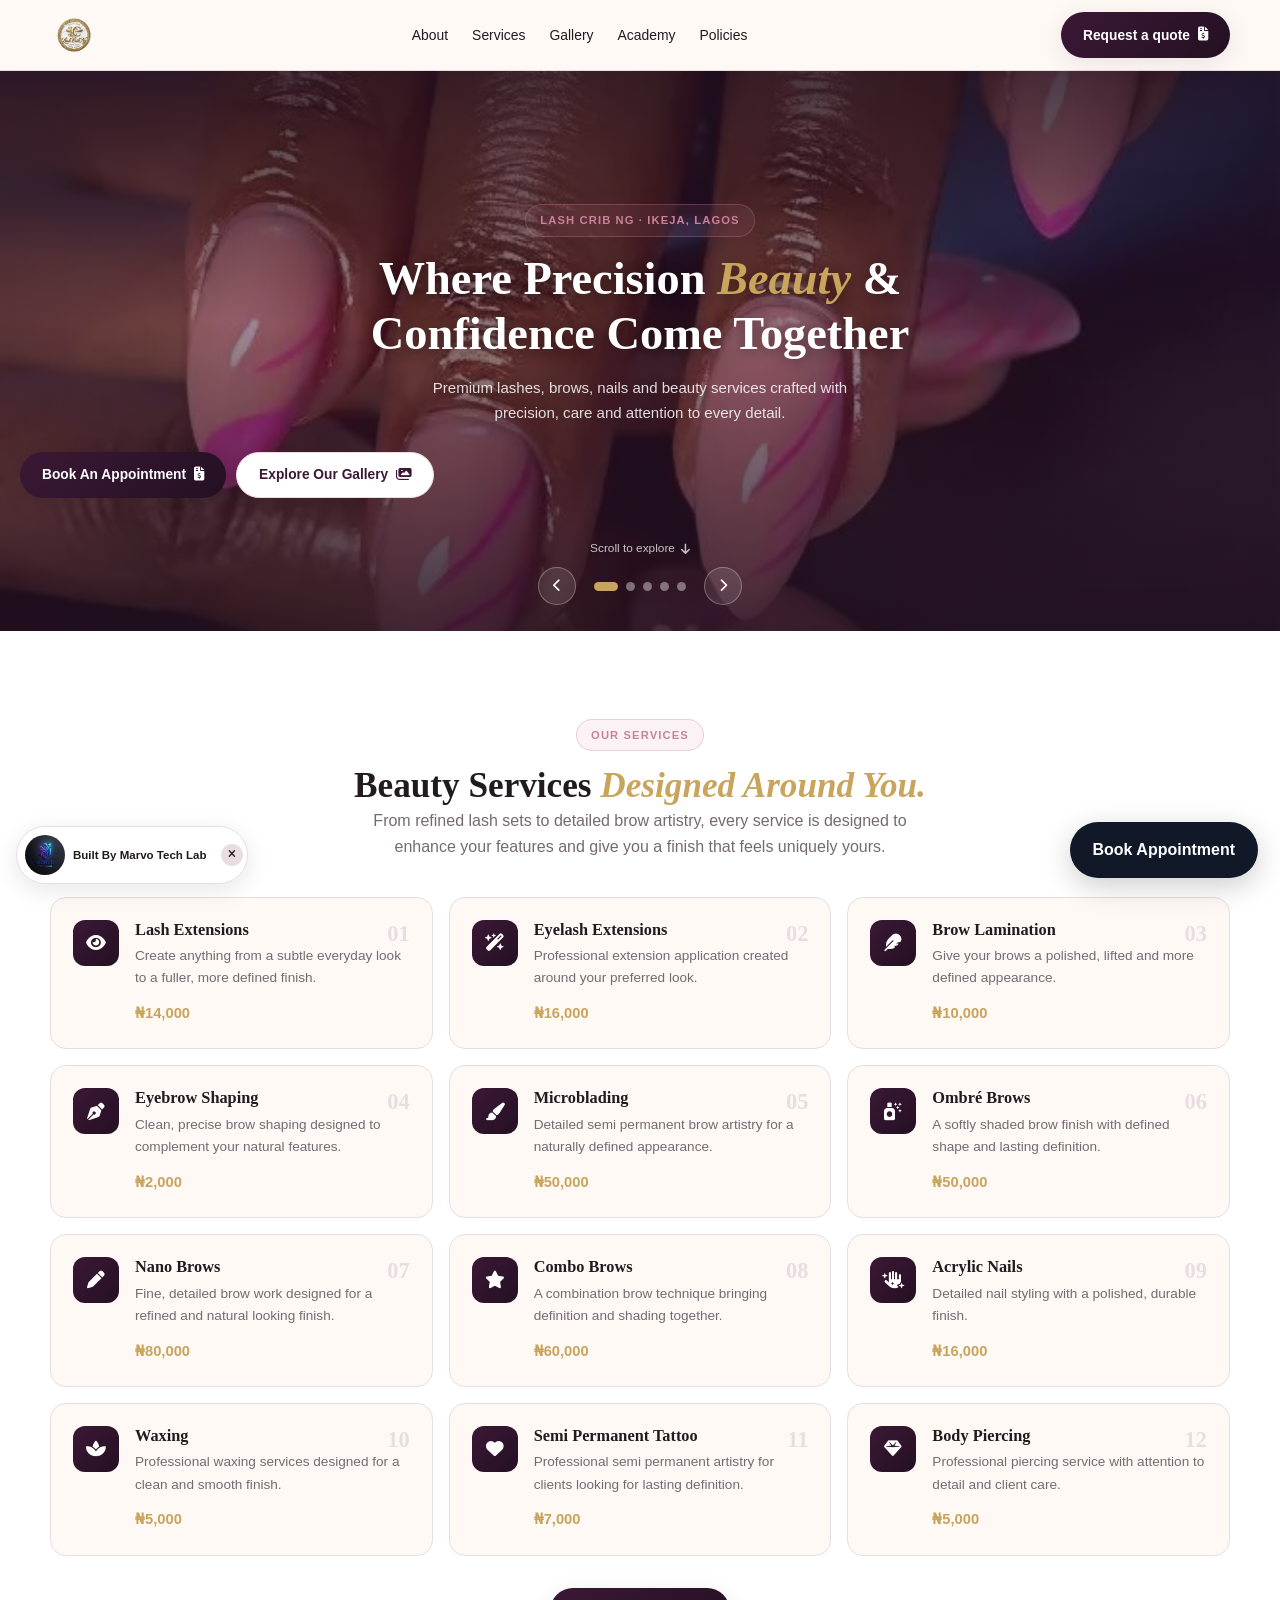
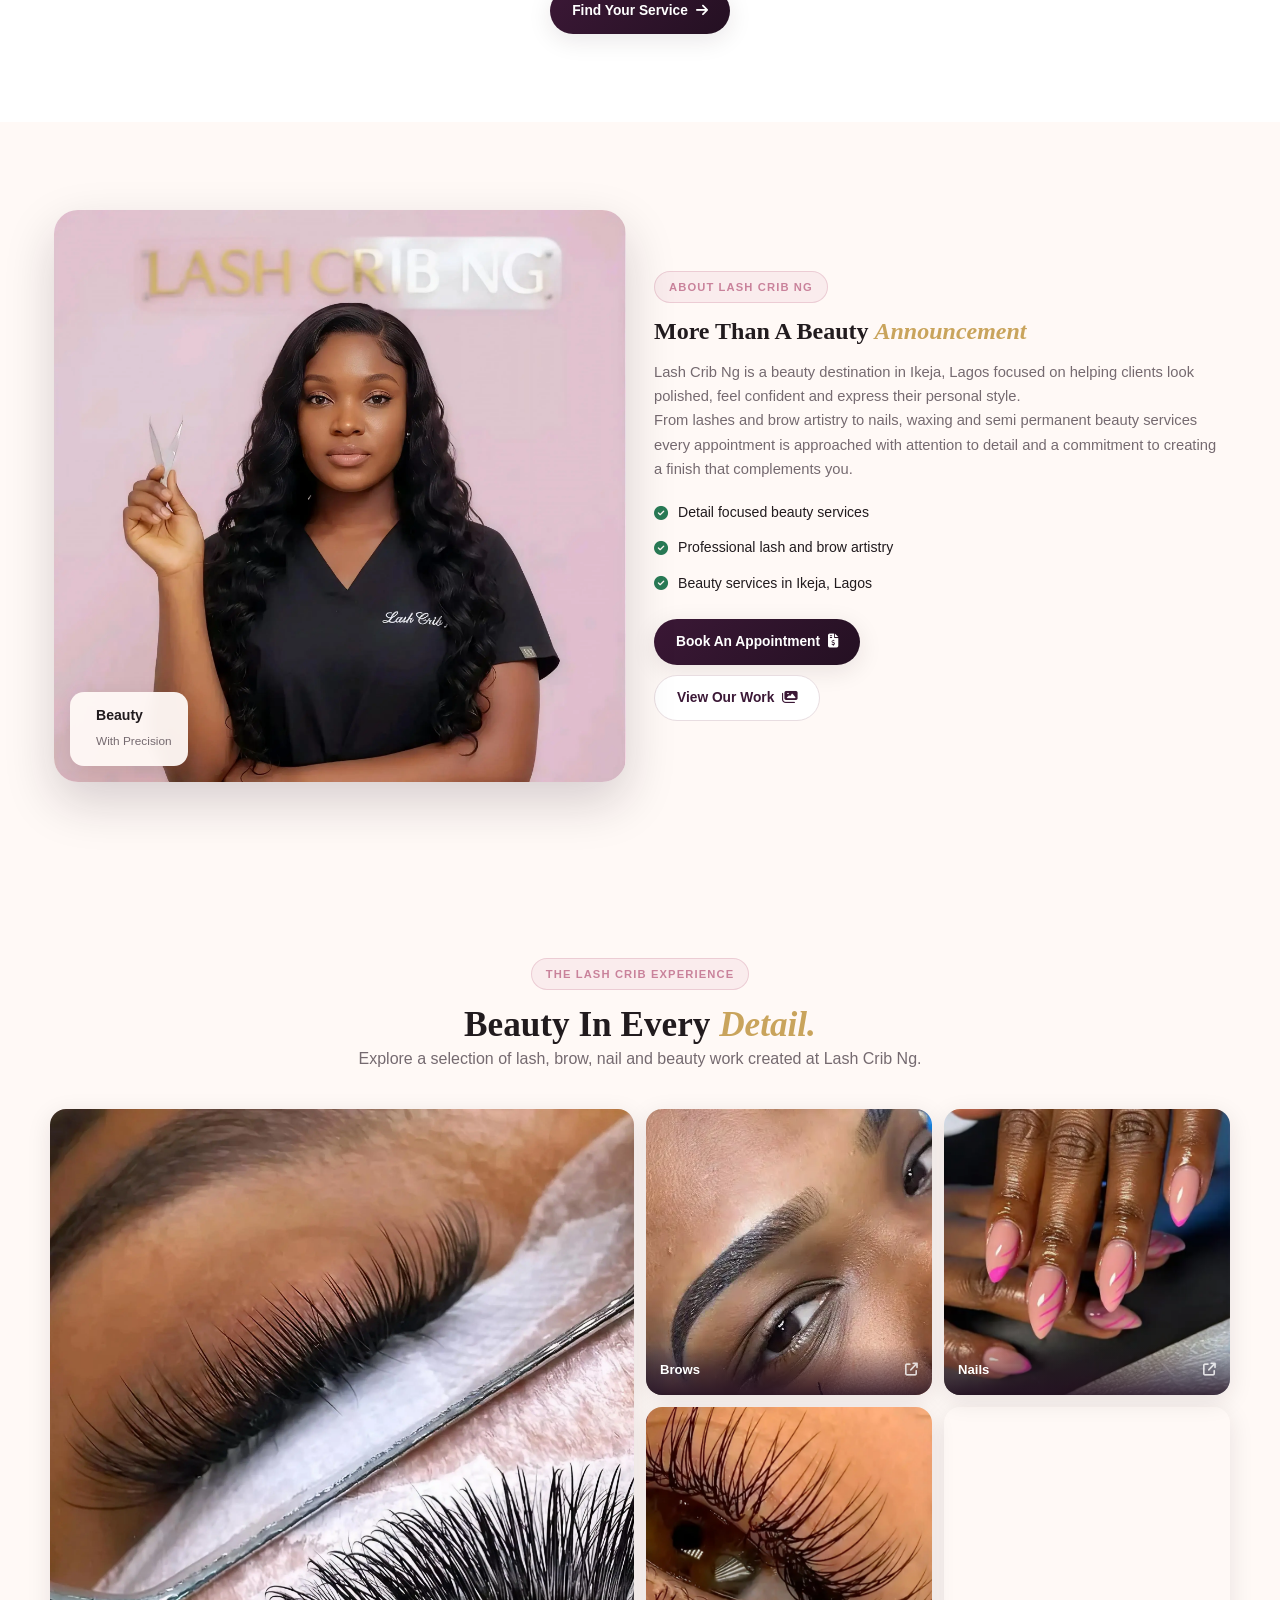
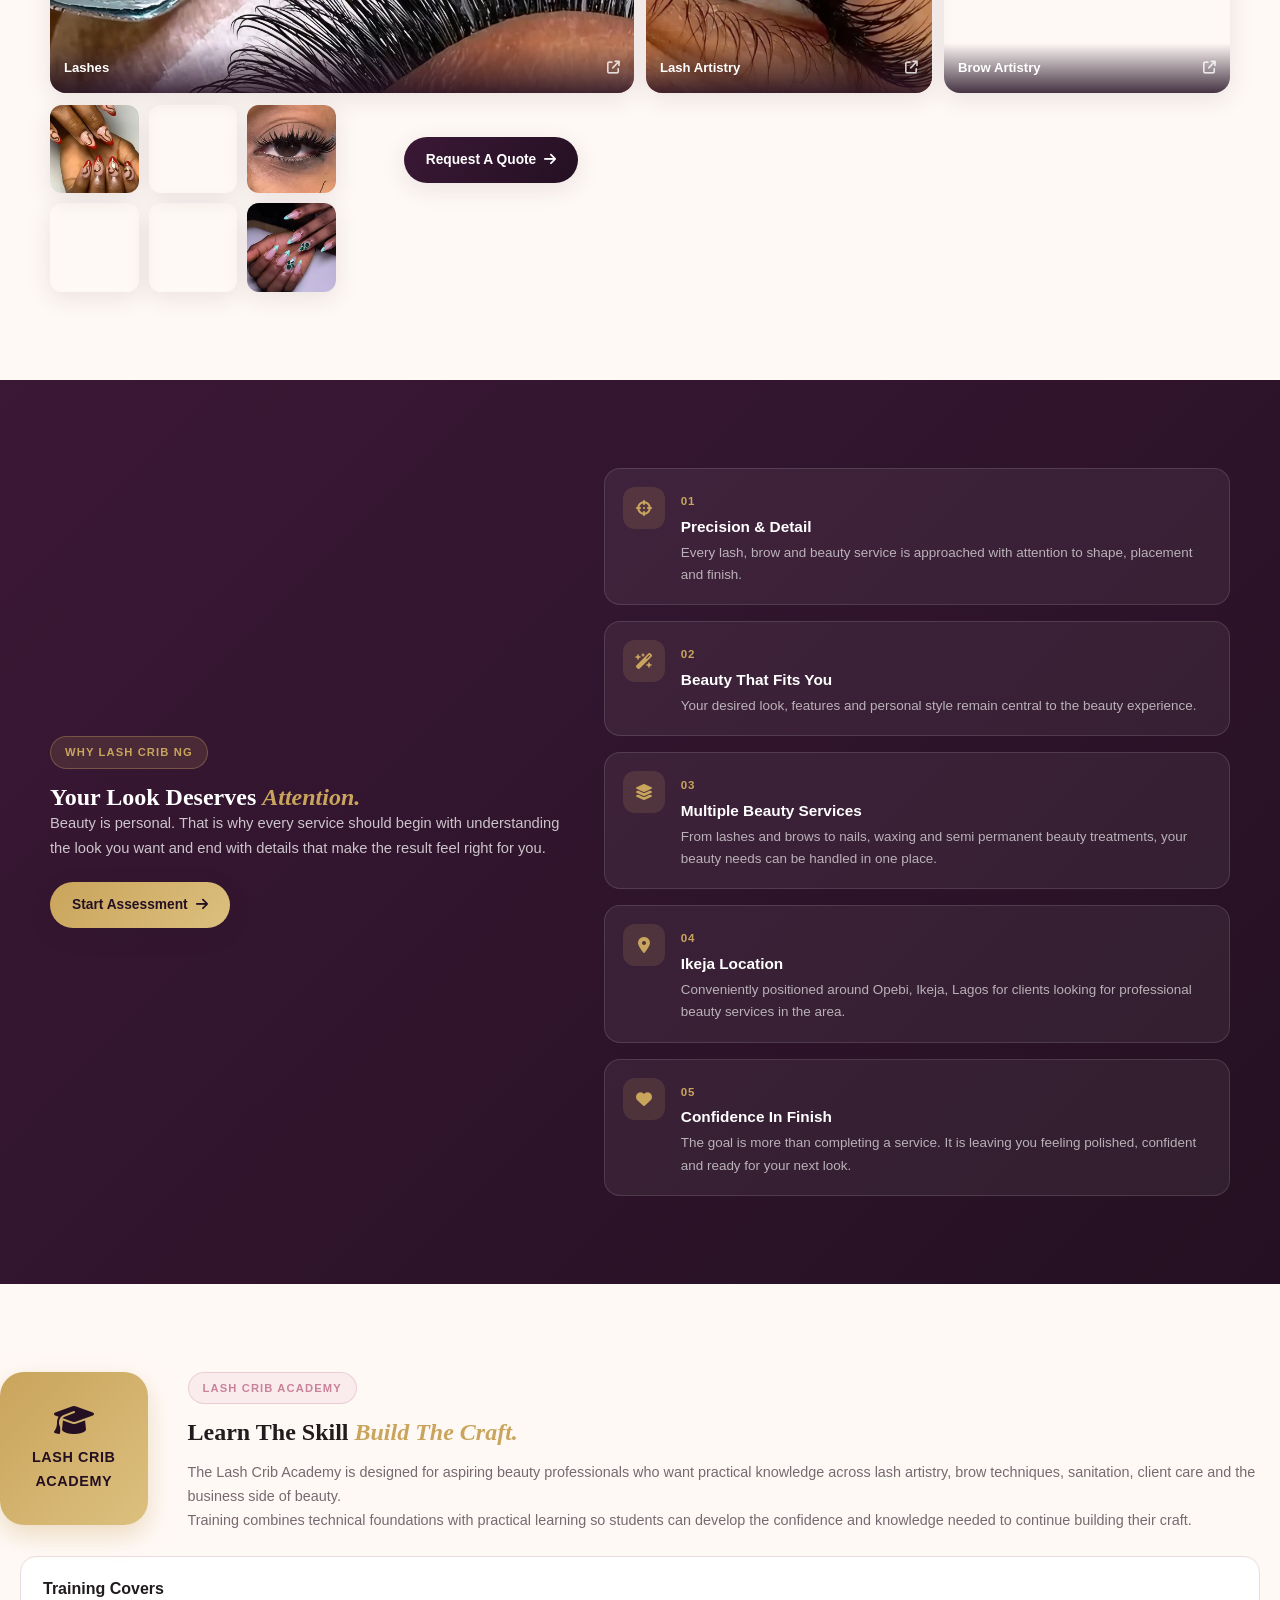
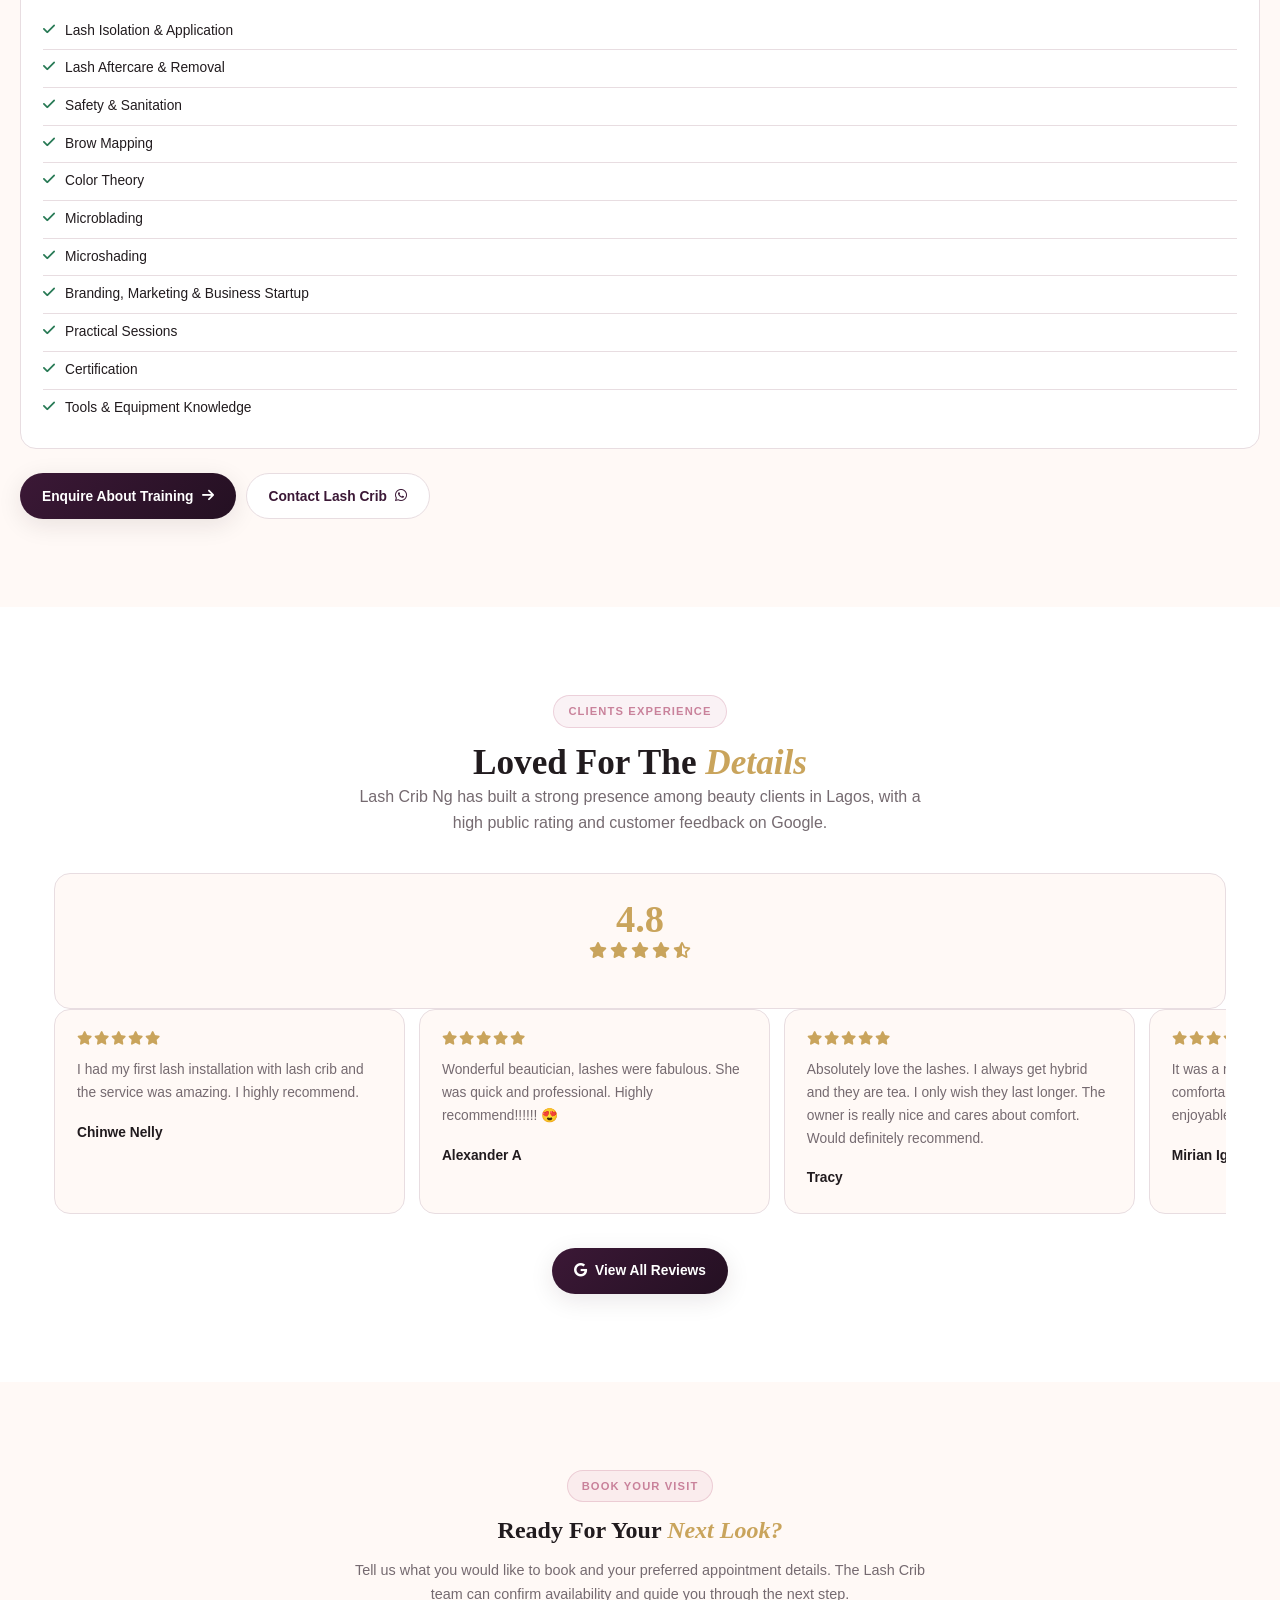
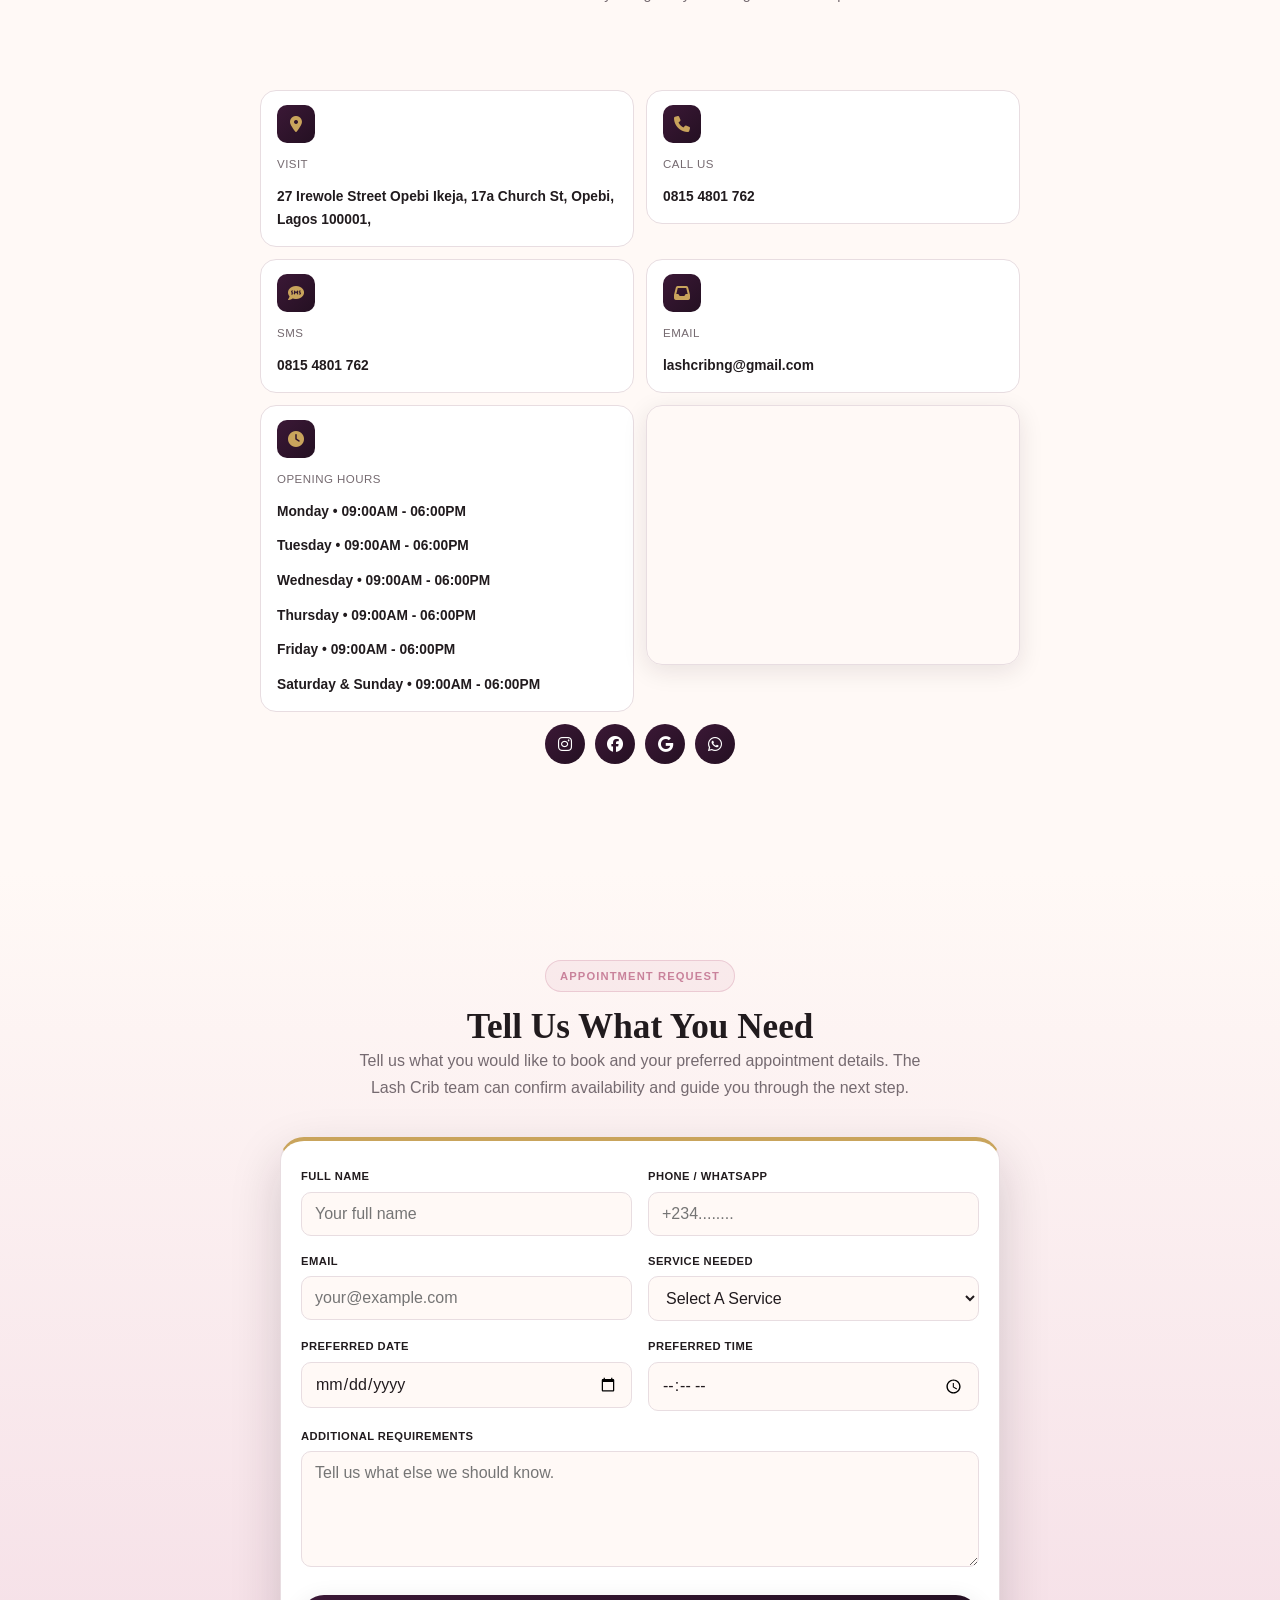
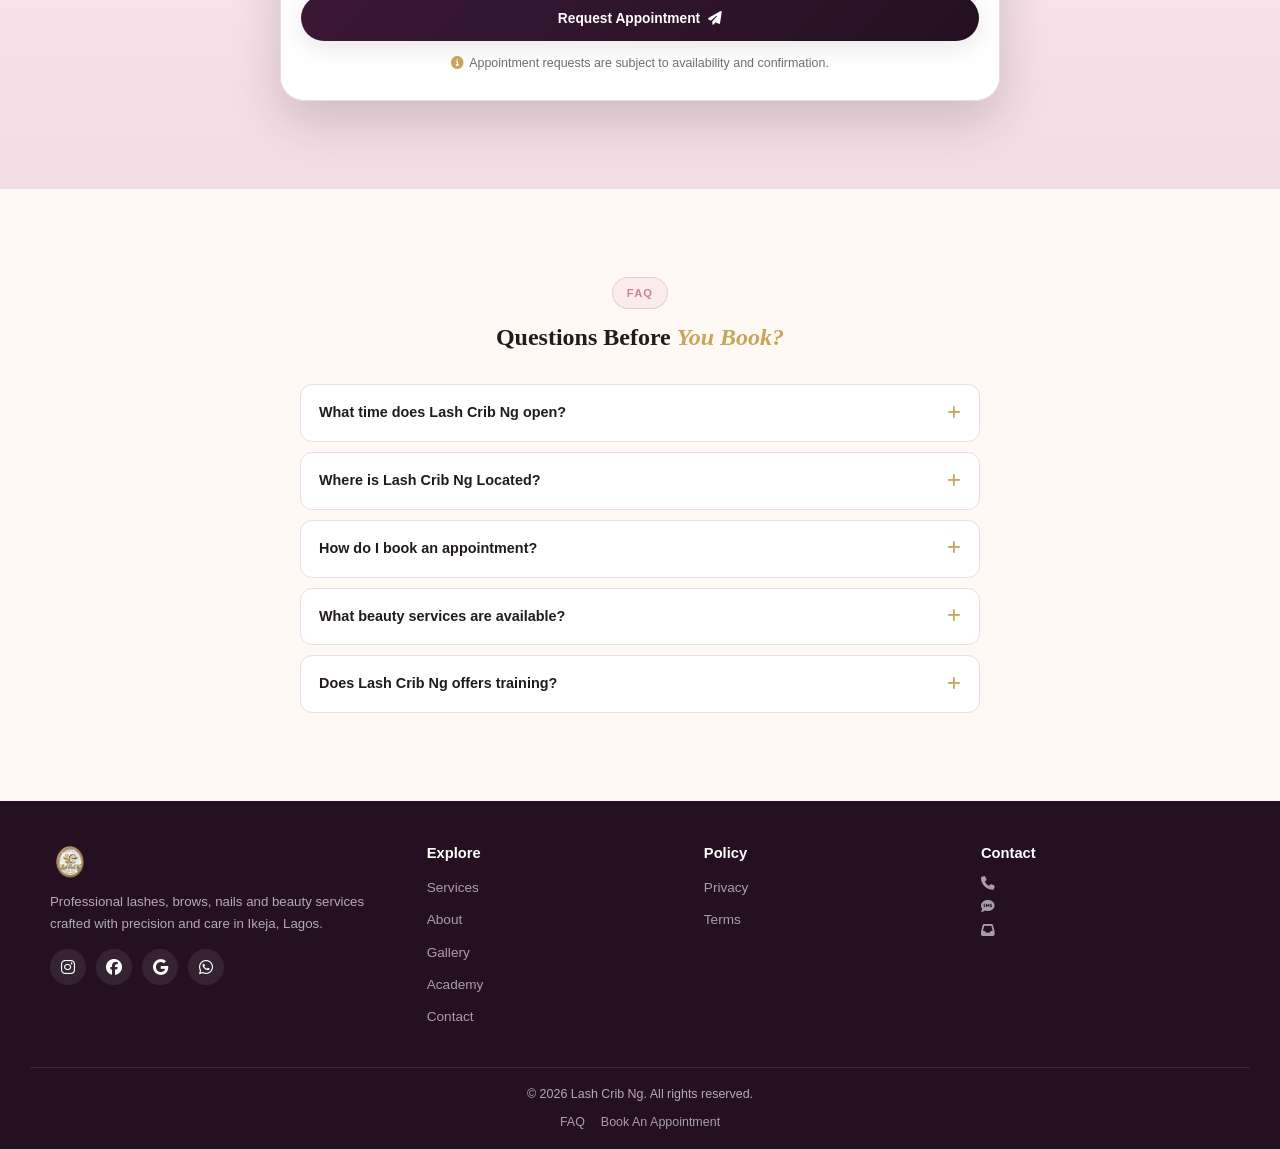
<file: index.html>
<!DOCTYPE html>
<html lang="en">
<head>
    <meta charset="UTF-8">
     <meta name="viewport" content="width=device-width, initial-scale=1">
    <title>Lash Crib Ng | Lashes, Brows & Beauty Salon in Ikeja, Lagos</title>
    <meta name="description" content="Lash Crib Ng offers lashes, brows, nails, waxing and beauty services in Ikeja, Lagos, with appointments available daily from 9am to 6pm.">    
    <meta name="robots" content="index,follow">    
    <link rel="canonical" href="https://lashcribng.vercel.app/">
    <link rel="icon" type="image/webp" href="assets/lv_0_20260928175632.webp">
    <meta property="og:type" content="website">
    <meta property="og:title" content="Lash Crib Ng | Lashes, Brows & Beauty Salon in Ikeja, Lagos">
    <meta property="og:description" content="Professional lashes, brows, nails and beauty services crafted with precision and care in Ikeja, Lagos.">
    <meta property="og:url" content="https://lashcribng.vercel.app/">
    <meta property="og:site_name" content="Lash Crib Ng">
    <meta property="og:image" content="https://lashcribng.vercel.app/assets/lv_0_20260928175632.webp">
    <meta name="twitter:card" content="summary_large_image">
    <meta name="twitter:title" content="Lash Crib Ng | Luxury Beauty Services in Ikeja, Lagos">
    <meta name="twitter:description" content="Professional lashes, brows, nails and beauty services in Ikeja, Lagos">
    <link rel="stylesheet" href="https://cdnjs.cloudflare.com/ajax/libs/font-awesome/6.7.2/css/all.min.css">
    <link rel="stylesheet" href="style.css">
        <!-- =========================================
         SEO STRUCTURED DATA — JSON-LD
    ========================================== -->

    <script type="application/ld+json">
    {
        "@context": "https://schema.org",
        "@graph": [
            {
                "@type": "BeautySalon",
                "@id": "https://lashcribng.vercel.app/#business",
                "name": "Lash Crib Ng",
                "url": "https://lashcribng.vercel.app/",
                "telephone": "+2348154801762",
                "description": "Lash Crib Ng provides professional lashes, brows, nails, waxing and beauty services in Ikeja, Lagos.",
                "image": [
                    "https://lashcribng.vercel.app/assets/lv_0_20260928174005.webp",
                    "https://lashcribng.vercel.app/assets/lv_0_20260928173450.webp",
                    "https://lashcribng.vercel.app/assets/lv_0_20260928175609.webp"
                ],
                "priceRange": "₦₦",
                "currenciesAccepted": "NGN",
                "paymentAccepted": "Cash",
                "areaServed": {
                    "@type": "City",
                    "name": "Lagos"
                },
                "address": {
                    "@type": "PostalAddress",
                    "streetAddress": "27 Irewole Street Opebi Ikeja",
                    "addressLocality": "Ikeja",
                    "addressRegion": "Lagos",
                    "postalCode": "100001",
                    "addressCountry": "NG"
                },
                "sameAs": [
                    "https://www.instagram.com/lash.cribng/"
                ],
                "openingHoursSpecification": [
                    {
                        "@type": "OpeningHoursSpecification",
                        "dayOfWeek": [
                            "Monday",
                            "Tuesday",
                            "Wednesday",
                            "Thursday",
                            "Friday",
                            "Saturday",
                            "Sunday"
                        ],
                        "opens": "09:00",
                        "closes": "18:00"
                    }
                ],
                "aggregateRating": {
                    "@type": "AggregateRating",
                    "ratingValue": "4.8",
                    "reviewCount": "61",
                    "bestRating": "5",
                    "worstRating": "1"
                }
            },


            {
                "@type": "WebSite",
                "@id": "https://lashcribng.vercel.app/#website",
                "url": "https://lashcribng.vercel.app/",
                "name": "Lash Crib Ng",
                "description": "Lashes, brows, nails and beauty services in Ikeja, Lagos.",
                "publisher": {
                    "@id": "https://lashcribng.vercel.app/#business"
                },
                "inLanguage": "en-NG"
            },


            {
                "@type": "WebPage",
                "@id": "https://lashcribng.vercel.app/#webpage",
                "url": "https://lashcribng.vercel.app/",
                "name": "Lash Crib Ng | Lashes, Brows & Beauty Services in Ikeja, Lagos",
                "description": "Discover Lash Crib Ng's lashes, brows, nails, waxing and beauty services in Ikeja, Lagos.",
                "isPartOf": {
                    "@id": "https://lashcribng.vercel.app/#website"
                },
                "about": {
                    "@id": "https://lashcribng.vercel.app/#business"
                },
                "inLanguage": "en-NG"
            },


            {
                "@type": "Service",
                "@id": "https://lashcribng.vercel.app/#lash-services",
                "name": "Lash Services",
                "serviceType": [
                    "Lash Extensions",
                    "Eyelash Extensions",
                    "Semi Permanent Lashes"
                ],
                "provider": {
                    "@id": "https://lashcribng.vercel.app/#business"
                },
                "areaServed": {
                    "@type": "City",
                    "name": "Lagos"
                }
            },


            {
                "@type": "Service",
                "@id": "https://lashcribng.vercel.app/#brow-services",
                "name": "Brow Services",
                "serviceType": [
                    "Brow Lamination",
                    "Eyebrow Shaping",
                    "Microblading",
                    "Ombré Brows",
                    "Nano Brows",
                    "Combo Brows"
                ],
                "provider": {
                    "@id": "https://lashcribng.vercel.app/#business"
                },
                "areaServed": {
                    "@type": "City",
                    "name": "Lagos"
                }
            },


            {
                "@type": "Service",
                "@id": "https://lashcribng.vercel.app/#nail-services",
                "name": "Nail Services",
                "serviceType": [
                    "Acrylic Nails",
                    "Manicure",
                    "Pedicure",
                    "Gel Polish"
                ],
                "provider": {
                    "@id": "https://lashcribng.vercel.app/#business"
                },
                "areaServed": {
                    "@type": "City",
                    "name": "Lagos"
                }
            }

        ]
    }
    </script>
</head>
<body>
    <header class="site-header" id="header">
        <div class="container">
            <div class="logo"><a href="index.html"><img src="assets/lv_0_20260928175632.webp" alt="Lash Crib Ng"></a>
            </div>           
            <nav class="desktop-nav">                                            
                <ul class="nav-links">
                    <li><a href="#about">About</a></li>
                    <li><a href="#services">Services</a></li>
                    <li><a href="#gallery">Gallery</a></li>
                    <li><a href="#academy">Academy</a></li>
                    <li><a href="policies.html">Policies</a></li>
                </ul>
            </nav>
            <a href="#quote" class="header-btn"><button>Request a quote <i class="fa-solid fa-file-invoice-dollar" aria-hidden="true"></i></button></a>
            <div class="hamburger" id="hamburger">
                <span></span>
                <span></span>
                <span></span>
            </div>
            </div>   
    </header>
    <div class="mobile-nav" id="mobileNav">
                <button class="menu-close" id="menuclose" aria-label="Close menu">
                    <i class="fa-solid fa-xmark"></i>
                </button>
                <ul class="nav-links">
                    <li><a href="#about">About</a></li>
                    <li><a href="#services">Services</a></li>
                    <li><a href="#gallery">Gallery</a></li>
                    <li><a href="#academy">Academy</a></li>
                    <li><a href="policies.html">Policies</a></li>
                </ul>
                <a href="#quote" class="header-btn"><button>Get a quote <i class="fa-solid fa-file-invoice-dollar" aria-hidden="true"></i></button></a>
            </div>
            
            <!-- HERO -->
            <section class="home" id="home">
                <div class="hero-slides">
                    <div class="hero-slide active" style="background-image: url('assets/lv_0_20260928174232.webp');"></div>
                    <div class="hero-slide" style="background-image: url('assets/lv_0_20260928174005.webp');"></div>
                    <div class="hero-slide" style="background-image: url('assets/lv_0_20260928173450.webp');"></div>
                    <div class="hero-slide" style="background-image: url('assets/lv_0_20260928175609.webp');"></div>
                    <div class="hero-slide" style="background-image: url('assets/lv_0_20260928174539.webp');"></div>
                </div>
                <div class="hero-content">
                    <span class="section-eyebrow">LASH CRIB NG · IKEJA, LAGOS</span>
                    <h1>Where Precision <span>Beauty</span> &amp; Confidence Come Together</h1>
                    <p>Premium lashes, brows, nails and beauty services crafted with precision, care and attention to every detail.</p>
                    <div class="hero-buttons">
                        <a href="https://lashcribng.setmore.com" data-booking-open><button class="primary-btn">Book An Appointment <i class="fa-solid fa-file-invoice-dollar"></i></button></a>
                        <a href="#gallery"><button class="secondary-btn">Explore Our Gallery<i class="fa-solid fa-images"></i></button></a>
                    </div>
                </div>
                <div class="hero-controls">
            <button class="hero-arrow hero-perv" id="heroperv"><i class="fa-solid fa-chevron-left"></i></button>
            <div class="hero-dots" id="heroDots">
                <button type="button" class="hero-dot active" data-index="0" aria-label="Show slide 1"></button>
                <button type="button" class="hero-dot" data-index="1" aria-label="Show slide 2"></button>
                <button type="button" class="hero-dot" data-index="2" aria-label="Show slide 3"></button>
                <button type="button" class="hero-dot" data-index="3" aria-label="Show slide 4"></button>
                <button type="button" class="hero-dot" data-index="4" aria-label="Show slide 5"></button>
            </div>
            <button class="hero-arrow hero-next" id="hero-next">
                <i class="fa-solid fa-chevron-right"></i>
            </button>
          </div>
          <a href="#services" class="hero-scroll">Scroll to explore <i class="fa-solid fa-arrow-down"></i></a>
        </section>
        
        <!-- SERVICE -->
        <section class="services" id="services">
            <div class="section-heading">
                <span class="section-eyebrow">OUR SERVICES</span>
                <h2>Beauty Services <span>Designed Around You.</span></h2>
                <p>From refined lash sets to detailed brow artistry, every service is designed to enhance your features and give you a finish that feels uniquely yours.</p>
            </div>
            <div class="services-grid">
                <article class="service-card">
                    <div class="service-icon"><i class="fa-solid fa-eye"></i></div>
                    <div class="service-content">
                        <span class="service-number">01</span>
                        <h3>Lash Extensions</h3>
                        <p>Create anything from a subtle everyday look to a fuller, more defined finish.</p>
                        <small>₦14,000</small>
                    </div>
                </article>
                <!-- EYE LASH EXTENSION -->
                <article class="service-card">
                    <div class="service-icon"><i class="fa-solid fa-wand-magic-sparkles"></i></div>
                    <div class="service-content">
                        <span class="service-number">02</span>
                        <h3>Eyelash Extensions</h3>
                        <p>Professional extension application created around your preferred look.</p>
                        <small>₦16,000</small>
                    </div>
                </article>
                
                <!-- BROW LAMINATION-->
                <article class="service-card">
                    <div class="service-icon"><i class="fa-solid fa-feather"></i></div>
                    <div class="service-content">
                        <span class="service-number">03</span>
                        <h3>Brow Lamination</h3>
                        <p>Give your brows a polished, lifted and more defined appearance.</p>
                        <small>₦10,000</small>
                    </div>
                </article>
                
                <!-- BROW SHAPING -->
                <article class="service-card">
                    <div class="service-icon"><i class="fa-solid fa-pen-nib"></i></div>
                    <div class="service-content">
                        <span class="service-number">04</span>
                        <h3>Eyebrow Shaping</h3>
                        <p>Clean, precise brow shaping designed to complement your natural features.</p>
                        <small>₦2,000</small>
                    </div>
                </article>
                
                <!-- MICROBLADING -->
                <article class="service-card">
                    <div class="service-icon"><i class="fa-solid fa-paintbrush"></i></div>
                    <div class="service-content">
                        <span class="service-number">05</span>
                        <h3>Microblading</h3>
                        <p>Detailed semi permanent brow artistry for a naturally defined appearance.</p>
                        <small>₦50,000</small>
                    </div>
                </article>
                
                <!-- OMBRÉ BROWS -->
                <article class="service-card">
                    <div class="service-icon"><i class="fa-solid fa-spray-can-sparkles"></i></div>
                    <div class="service-content">
                        <span class="service-number">06</span>
                        <h3>Ombré Brows</h3>
                        <p>A softly shaded brow finish with defined shape and lasting definition.</p>
                        <small>₦50,000</small>
                    </div>
                </article>
                
                <!-- NANO BROWS -->
                <article class="service-card">
                    <div class="service-icon"><i class="fa-solid fa-pen"></i></div>
                    <div class="service-content">
                        <span class="service-number">07</span>
                        <h3>Nano Brows</h3>
                        <p>Fine, detailed brow work designed for a refined and natural looking finish.</p>
                        <small>₦80,000</small>
                    </div>
                </article>
                
                <!-- COMB BROWS  -->
                <article class="service-card">
                    <div class="service-icon"><i class="fa-solid fa-star"></i></div>
                    <div class="service-content">
                        <span class="service-number">08</span>
                        <h3>Combo Brows</h3>
                        <p> A combination brow technique bringing definition and shading together.</p>
                        <small>₦60,000</small>
                    </div>
                </article>
                
                <!-- ACRYLIC NAILS-->
                <article class="service-card">
                    <div class="service-icon"><i class="fa-solid fa-hand-sparkles"></i></div>
                    <div class="service-content">
                        <span class="service-number">09</span>
                        <h3>Acrylic Nails</h3>
                        <p>Detailed nail styling with a polished, durable finish.</p>
                        <small>₦16,000</small>
                    </div>
                </article>
                
                <!-- WAXING -->
                <article class="service-card">
                    <div class="service-icon"><i class="fa-solid fa-spa"></i></div>
                    <div class="service-content">
                        <span class="service-number">10</span>
                        <h3>Waxing</h3>
                        <p>Professional waxing services designed for a clean and smooth finish.</p>
                        <small>₦5,000</small>
                    </div>
                </article>
                
                <!-- PERMANENT TATTOO-->
                <article class="service-card">
                    <div class="service-icon"><i class="fa-solid fa-heart"></i></div>
                    <div class="service-content">
                        <span class="service-number">11</span>
                        <h3>Semi Permanent Tattoo</h3>
                        <p>Professional semi permanent artistry for clients looking for lasting definition.</p>
                        <small>₦7,000</small>
                    </div>
                </article>
                
                <!-- BODY PIERCING -->
                <article class="service-card">
                    <div class="service-icon"><i class="fa-solid fa-gem"></i></div>
                    <div class="service-content">
                        <span class="service-number">12</span>
                        <h3>Body Piercing</h3>
                        <p>Professional piercing service with attention to detail and client care.</p>
                        <small>₦5,000</small>
                    </div>
                </article>
            </div>
            <div class="services-action">
                <a href="#quote"><button class="primary-btn">Find Your Service <i class="fa-solid fa-arrow-right"></i></button></a>
            </div>
        </section>
        
        <!-- ABOUT US-->
        <section class="about" id="about">
            <div class="container">
                <div class="about-image">
                    <img src="assets/lv_0_20260928175509.webp" alt="Lash Crib Ng beauty service and lash artistry in Ikeja Lagos" width="2160"
height="2160"
loading="lazy"
decoding="async">
                    <div class="about-image-badge"><i class="fa-solid fa-sparkles"></i>
                    <div>
                        <strong>Beauty</strong>
                        <span>With Precision</span>
                        </div>
                        </div>
                </div>
                
                <div class="about-content">
                    <span class="section-eyebrow">ABOUT LASH CRIB NG</span>
                    <h2>More Than A Beauty <span>Announcement</span></h2>
                    <p>Lash Crib Ng is a beauty destination in Ikeja, Lagos focused on helping clients look polished, feel confident and express their personal style.<br>From lashes and brow artistry to nails, waxing and semi permanent beauty services every appointment is approached with attention to detail and a commitment to creating a finish that complements you.</p>
                    <div class="about-features">
                        <article class="about-feature">
                           <i class="fa-solid fa-circle-check"></i>
                           <span>Detail focused beauty services</span>
                        </article>
                        <article class="about-feature">
                           <i class="fa-solid fa-circle-check"></i>
                           <span>Professional lash and brow artistry</span>
                        </article>
                        <article class="about-feature">
                           <i class="fa-solid fa-circle-check"></i>
                           <span>Beauty services in Ikeja, Lagos</span>
                        </article>
                    </div>
                    <div class="about-button">
                        <a href="https://lashcribng.setmore.com" data-booking-open><button class="primary-btn">Book An Appointment <i class="fa-solid fa-file-invoice-dollar"></i></button></a>
                        <a href="#gallery"><button class="secondary-btn"> View Our Work <i class="fa-solid fa-images"></i></button></a>
                    </div>
                </div>
            </div>
        </section>
        
        <section class="gallery" id="gallery">
            <div class="section-heading">
                <span class="section-eyebrow">THE LASH CRIB EXPERIENCE</span>
                <h2>Beauty In Every <span>Detail.</span></h2>
                <p>Explore a selection of lash, brow, nail and beauty work created at Lash Crib Ng.</p>
            </div>
            <div class="gallery-grid">
                <figure class="gallery-item gallery-large">
                    <img src="assets/lv_0_20260928175609.webp" alt="Lash Crib Ng lash and beauty work in Ikeja Lagos" width="2160"
height="2160"
loading="lazy"
decoding="async">
                    <figcaption>
                        <span>Lashes</span>
                        <i class="fa-solid fa-arrow-up-right-from-square"></i>
                    </figcaption>
                </figure>
                <figure class="gallery-item">
                    <img src="assets/lv_0_20260928173848.webp" alt="Lash Crib Ng eyebrow beauty work in Lagos" width="664"
height="560"
loading="lazy"
decoding="async">
                    <figcaption>
                        <span>Brows</span>
                        <i class="fa-solid fa-arrow-up-right-from-square"></i>
                    </figcaption>
                </figure>
                <figure class="gallery-item">
                    <img src="assets/lv_0_20260928174232.webp" alt="Lash Crib Ng nail styling in Ikeja" width="664"
height="672"
loading="lazy"
decoding="async">
                    <figcaption>
                        <span>Nails</span>
                        <i class="fa-solid fa-arrow-up-right-from-square"></i>
                    </figcaption>
                </figure>
                <figure class="gallery-item">
                    <img src="assets/lv_0_20260928172916.webp" alt="Lash Crib Ng lash extension result" width="1432"
height="1432"
loading="lazy"
decoding="async">
                    <figcaption>
                        <span>Lash Artistry</span>
                        <i class="fa-solid fa-arrow-up-right-from-square"></i>
                    </figcaption>
                </figure>
                            <figure class="gallery-item">
                    <img src="assets/lv_0_20260928175420.webp" alt="Lash Crib Ng brow artistry and beauty service" width="2160"
height="2872"
loading="lazy"
decoding="async">
                    <figcaption>
                        <span>Brow Artistry</span>
                        <i class="fa-solid fa-arrow-up-right-from-square"></i>
                    </figcaption>
                </figure>
                
                <div class="others">
                <article class="gallery-card">
                    <img src="assets/lv_0_20260928173303.webp" alt="Lash Crib Ng nail styling in Ikeja" width="664"
height="1112"
loading="lazy"
decoding="async">                    
                </article>
                <article class="gallery-card">
                    <img src="assets/lv_0_20260928173450.webp" alt="Lash Crib Ng nail styling in Ikeja" width="664"
height="1112"
loading="lazy"
decoding="async">                    
                </article>
                <article class="gallery-card">
                    <img src="assets/lv_0_20260928174005.webp" alt="Lash Crib Ng brow styling in Ikeja" width="664"
height="672"
loading="lazy"
decoding="async">                    
                </article>
                <article class="gallery-card">
                    <img src="assets/lv_0_20260928174413.webp" alt="Lash Crib Ng nail styling in Ikeja" width="664"
height="1112"
loading="lazy"
decoding="async">                    
                </article>
                <article class="gallery-card">
                    <img src="assets/lv_0_20260928172542.webp" alt="Lash Crib Ng nail styling in Ikeja" width="1432"
height="1432"
loading="lazy"
decoding="async">                    
                </article>
                <article class="gallery-card">
                    <img src="assets/lv_0_20260928173129.webp" alt="Lash Crib Ng nail styling in Ikeja" width="664"
height="1112"
loading="lazy"
decoding="async">                    
                </article>
                </div>
                <div class="gallery-action">
                    <a href="#quote"><button class="primary-btn">Request A Quote <i class="fa-solid fa-arrow-right"></i></button></a>
                </div>
            </div>
        </section>
        
        <!-- WHY CHOOSE -->
        <section class="why-choose" id="why-choose">
            <div class="why-container">
                <!-- LEFT CONTENT -->
                <div class="why-content">
                    <span class="section-eyebrow">WHY LASH CRIB NG</span>
                    <h2>Your Look Deserves <span>Attention.</span></h2>
                    <p>Beauty is personal. That is why every service should begin with understanding the look you want and end with details that make the result feel right for you.</p>
                    <a href="#quote"><button class="primary-btn">Start Assessment <i class="fa-solid fa-arrow-right"></i></button></a>
                </div>
                <!-- RIGHT CONTENT-->
                <div class="why-features">
                    <article class="why-card">
                        <div class="why-icon">
                            <i class="fa-solid fa-crosshairs"></i>
                        </div>
                        <div>
                            <span class="why-number">01</span>
                           <h3>Precision & Detail</h3> 
                           <p>Every lash, brow and beauty service is approached with attention to shape, placement and finish.</p>
                        </div>
                    </article>
                    <article class="why-card">
                        <div class="why-icon">
                            <i class="fa-solid fa-wand-magic-sparkles"></i>
                        </div>
                        <div>
                            <span class="why-number">02</span>
                           <h3>Beauty That Fits You</h3> 
                           <p>Your desired look, features and personal style remain central to the beauty experience.</p>
                        </div>
                    </article>
                    <article class="why-card">
                        <div class="why-icon">
                            <i class="fa-solid fa-layer-group"></i>
                        </div>
                        <div>
                            <span class="why-number">03</span>
                           <h3>Multiple Beauty Services</h3> 
                           <p>From lashes and brows to nails, waxing and semi permanent beauty treatments, your beauty needs can be handled in one place.</p>
                        </div>
                    </article>
                    <article class="why-card">
                        <div class="why-icon">
                            <i class="fa-solid fa-location-dot"></i>
                        </div>
                        <div>
                            <span class="why-number">04</span>
                           <h3>Ikeja Location</h3> 
                           <p>Conveniently positioned around Opebi, Ikeja, Lagos for clients looking for professional beauty services in the area.</p>
                        </div>
                    </article>
                    <article class="why-card">
                        <div class="why-icon">
                            <i class="fa-solid fa-heart"></i>
                        </div>
                        <div>
                            <span class="why-number">05</span>
                           <h3>Confidence In Finish</h3> 
                           <p>The goal is more than completing a service. It is leaving you feeling polished, confident and ready for your next look.</p>
                        </div>
                    </article>
                </div>
            </div>
        </section>
        
        <!-- LASH CRIB ACADEMY-->
        <section class="academy" id="academy">
            <div class="academy-container">
                <div class="academy-badge">
                    <i class="fa-solid fa-graduation-cap"></i>
                    <span>LASH CRIB <br>ACADEMY</span>
                </div>
            </div>
            <div class="academy-content">
                <span class="section-eyebrow">LASH CRIB ACADEMY</span>
                <h2>Learn The Skill <span>Build The Craft.</span></h2>
                <p>The Lash Crib Academy is designed for aspiring beauty professionals who want practical knowledge across lash artistry, brow techniques, sanitation, client care and the business side of beauty.<br>Training combines technical foundations with practical learning so students can develop the confidence and knowledge needed to continue building their craft.</p>
                <div class="academy-outline">
                    <h3>Training Covers</h3>
                    <ul>
                        <li><i class="fa-solid fa-check"></i> Lash Isolation & Application</li>
                        <li><i class="fa-solid fa-check"></i> Lash Aftercare & Removal</li>
                        <li><i class="fa-solid fa-check"></i> Safety & Sanitation</li>
                        <li><i class="fa-solid fa-check"></i> Brow Mapping</li>
                        <li><i class="fa-solid fa-check"></i> Color Theory</li>
                        <li><i class="fa-solid fa-check"></i> Microblading</li>
                        <li><i class="fa-solid fa-check"></i> Microshading</li>
                        <li><i class="fa-solid fa-check"></i> Branding, Marketing & Business Startup</li>
                        <li><i class="fa-solid fa-check"></i> Practical Sessions</li>
                        <li><i class="fa-solid fa-check"></i> Certification</li>
                        <li><i class="fa-solid fa-check"></i> Tools & Equipment Knowledge</li>
                    </ul>
                </div>
                <div class="academy-actions">
                    <a href="#quote"><button class="primary-btn">Enquire About Training <i class="fa-solid fa-arrow-right"></i></button></a>
                    <a href="#quote"><button class="secondary-btn">Contact Lash Crib <i class="fa-brands fa-whatsapp"></i></button></a>
                </div>
            </div>
        </section>
        
        <!-- REVIEWS -->
        <section class="reviews" id="reviews">
            <div class="container">
                <div class="section-heading">
                    <span class="section-tag">CLIENTS EXPERIENCE</span>
                    <h2>Loved For The  <span>Details</span></h2>
                    <p>Lash Crib Ng has built a strong presence among beauty clients in Lagos, with a high public rating and customer feedback on Google.</p>
                </div>
                <div class="review-card">
                    <div class="rating-score"><h2>4.8</h2></div>
                    <div class="review-icon">
                        <i class="fa-solid fa-star"></i>
                        <i class="fa-solid fa-star"></i>
                        <i class="fa-solid fa-star"></i>
                        <i class="fa-solid fa-star"></i>
                        <i class="fa-solid fa-star-half-stroke"></i>
                    </div>
                </div>
                <div class="review-grid">
                    <article class="review-card">
                        <div class="icon">
                            <i class="fa-solid fa-star"></i>
                            <i class="fa-solid fa-star"></i>
                            <i class="fa-solid fa-star"></i>
                            <i class="fa-solid fa-star"></i>
                            <i class="fa-solid fa-star"></i>
                        </div>
                        <p>I had my first lash installation with lash crib and the service was amazing. I highly recommend.
</p>
                        <strong>Chinwe Nelly</strong>
                    </article>                    
                    <article class="review-card">
                        <div class="icon">
                            <i class="fa-solid fa-star"></i>
                            <i class="fa-solid fa-star"></i>
                            <i class="fa-solid fa-star"></i>
                            <i class="fa-solid fa-star"></i>
                            <i class="fa-solid fa-star"></i>
                        </div>
                        <p>Wonderful beautician, lashes were fabulous. She was quick and professional. Highly recommend!!!!!! 😍
</p>
                        <strong>Alexander A</strong>
                    </article>
                    <article class="review-card">
                        <div class="icon">
                            <i class="fa-solid fa-star"></i>
                            <i class="fa-solid fa-star"></i>
                            <i class="fa-solid fa-star"></i>
                            <i class="fa-solid fa-star"></i>
                            <i class="fa-solid fa-star"></i>
                        </div> 
                        <p>Absolutely love the lashes. I always get hybrid and they are tea. I only wish they last longer. The owner is really nice and cares about comfort. Would definitely recommend.</p>
                        <strong>Tracy</strong>
                    </article>
                    <article class="review-card">
                        <div class="icon">
                            <i class="fa-solid fa-star"></i>
                            <i class="fa-solid fa-star"></i>
                            <i class="fa-solid fa-star"></i>
                            <i class="fa-solid fa-star"></i>
                            <i class="fa-solid fa-star"></i>
                        </div>
                        <p>It was a nice experience, the place was comfortable, service was relaxing totally enjoyable. I’d go over and over again!!!</p>
                        <strong>Mirian Igwe</strong>
                    </article>
                    <article class="review-card">
                        <div class="icon">
                            <i class="fa-solid fa-star"></i>
                            <i class="fa-solid fa-star"></i>
                            <i class="fa-solid fa-star"></i>
                            <i class="fa-solid fa-star"></i>
                            <i class="fa-solid fa-star"></i>
                        </div>
                        <p>Had a wonderful experience. I got my lashes done and it was seamless. She was very gentle</p>
                        <strong>Chidera Moses</strong>
                    </article>
                    <article class="review-card">
                        <div class="icon">
                            <i class="fa-solid fa-star"></i>
                            <i class="fa-solid fa-star"></i>
                            <i class="fa-solid fa-star"></i>
                            <i class="fa-solid fa-star"></i>
                            <i class="fa-solid fa-star"></i>
                            </div>                       
                        <p>Lash Crib is the best lash tech thati have used. Their service is wonderful
                        </p>
                        <strong>DiseO</strong>
                    </article>                                        
                </div>
                <div class="reviews-actions">
                    <a href="https://share.google/WY3IDwO7ZKzOw8LRl"><button class="primary-btn"><i class="fa-brands fa-google"></i> View All Reviews</button></a>
                </div>                                                                         
            </div>
        </section>
        
        <!-- CONTACT -->
        <section class="contact" id="contact">
            <div class="contact-container">
                <div class="contact-intro">
                    <span class="section-eyebrow">BOOK YOUR VISIT</span>
                    <h2>Ready For Your <span>Next Look?</span></h2>
                    <p>Tell us what you would like to book and your preferred appointment details. The Lash Crib team can confirm availability and guide you through the next step.</p>
                    </div>
                    <div class="contact-details">
                    <div class="contact-item">
                        <a href="#map" class="location">
                            <i class="fa-solid fa-location-dot"></i>
                            <span>Visit</span>
                            <strong>27 Irewole Street Opebi Ikeja, 17a Church St, Opebi, Lagos 100001,</strong>
                        </a>
                    </div>
                     <div class="contact-item">
                        <a href="tel:+2348154801762" class="tel">
                            <i class="fa-solid fa-phone"></i>
                            <span>Call Us</span>
                            <strong>0815 4801 762</strong>
                        </a>
                    </div>
                     <div class="contact-item">
                        <a href="sms:+2348154801762" class="sms">
                            <i class="fa-solid fa-comment-sms"></i>
                            <span>SMS</span>
                            <strong>0815 4801 762</strong>
                        </a>
                    </div>
                    <div class="contact-item">
                        <a href="mailto:lashcribng@gmail.com" class="email">
                            <i class="fa-solid fa-inbox"></i>
                            <span>Email</span>
                            <strong>lashcribng@gmail.com</strong>
                        </a>
                    </div>
                     <div class="contact-item">
                        <div>                        
                            <i class="fa-solid fa-clock"></i>                          
                            <span>Opening Hours</span>
                            <strong>Monday • 09:00AM - 06:00PM</strong>
                            <strong>Tuesday • 09:00AM - 06:00PM</strong>
                            <strong>Wednesday • 09:00AM - 06:00PM</strong>
                            <strong>Thursday • 09:00AM - 06:00PM</strong>
                            <strong>Friday • 09:00AM - 06:00PM</strong>
                            <strong>Saturday & Sunday • 09:00AM - 06:00PM</strong>                                       </div>                      
                    </div>
                    <div class="map-container" id="map">
               <iframe src="https://maps.google.com/maps?q=Lash%20Crib%20Ng%2C%2027%20Irewole%20Street%20Opebi%20Ikeja%2C%2017a%20Church%20St%2C%20Opebi%2C%20Lagos%20100001&output=embed" loading="lazy" allowfullscreen title="Lash Crib Ng location"></iframe>
            </div>
                     <div class="contact-socials">                        
                        <a href="https://instagram.com/lash.cribng/" class="social-link">
                            <i class="fa-brands fa-instagram"></i>
                            </a>
                            <a href="https://www.facebook.com/composureluxuryhair/" class="social-link">
                            <i class="fa-brands fa-facebook"></i>
                            </a>
                             <a href="https://share.google/WY3IDwO7ZKzOw8LRl" class="social-link">
                            <i class="fa-brands fa-google"></i>
                            </a>
                             <a href="https://wa.me/2348154801762" class="social-link">
                            <i class="fa-brands fa-whatsapp"></i>
                            </a>                                                                            
                    </div>
                </div>
                
        </section>
        
        <!-- QUOTE -->
        <section class="quote" id="quote">
            <div class="container">
                <div class="section-heading">
                    <span class="section-eyebrow">APPOINTMENT REQUEST</span>
                    <h2>Tell Us What You Need</h2>
                    <p>Tell us what you would like to book and your preferred appointment details. The Lash Crib team can confirm availability and guide you through the next step.</p>
                </div>
                <form class="quote-form" id="quote-form">
                        <div class="form-row">
                            <div class="form-group">
                                <label for="fullName">Full Name</label>
                            <input type="text" id="fullName" name="fullName" placeholder="Your full name" required>
                            </div>
                            <div class="form-group">
                                <label for="phone">Phone / Whatsapp</label>
                            <input type="tel" id="phone" name="phone" placeholder="+234........">
                            </div>                            
                        </div>
                        <!-- Email -->
                        <div class="form-row">
                            <div class="form-group">
                                <label for="email">Email</label>
                            <input type="email" id="email" name="email" placeholder="your@example.com" required>
                            </div>
                            <div class="form-group">
                                <label for="service">Service Needed</label>
                            <select id="service" name="service" required>
                                <option value="">Select A Service</option>
                                <option value="Lashes">Lashes</option>
                                <option value="Eyelash Extensions">Eyelash Extensions</option>
                                <option value="Brow Lamination">Brow Lamination</option>
                           <option value="Eyebrow Shaping">Eyebrow Shaping</option>
                           <option value="Microblading">Microblading</option>
                           <option value="Ombré Brows">Ombré Brows</option>
                           <option value="Nano Brows">Nano Brows</option>
                           <option value="Combo Brows">Combo Brows</option>
                           <option value="Acrylic Nails">Acrylic Nails</option>
                           <option value="Waxing">Waxing</option>
                           <option value="Semipermanent Tattoo">Semipermanent Tattoo</option>
                           <option value="Body Piercing">Body Piercing</option>
                          <option value="Others">Others</option>
                            </select>
                            </div>                            
                        </div>
                        <!-- DATE -->
                        <div class="form-row">
                            <div class="form-group">
                                <label for="date">Preferred Date</label>
                            <input type="date" id="preferred-date" name="preferred_date" required>
                            </div>
                            <!-- TIME -->
                            <div class="form-group">
                                <label for="preferred-time">Preferred Time</label>
                            <input type="time" id="preferred-time" name="preferred_time" required>
                            </div>                            
                        </div>
                        <!-- Message -->                       
                            <div class="form-group">
                                <label for="message">Additional Requirements</label>
                            <textarea id="message" name="message" rows="5" placeholder="Tell us what else we should know."></textarea>
                            </div>
                            <button type="submit" class="submit-button">
                                 Request Appointment<i class="fa-solid fa-paper-plane"></i>                                
                            </button>
                            <p class="form-note"><i class="fa-solid fa-circle-info"></i>Appointment requests are subject to availability and confirmation.</p>                                           
                    </form>
            </div>
            <div id="quote-success" class="quote-success">
            <div class="success-card">
                <div class="success-logo">
                    <img src="assets/lv_0_20260928175632.webp" alt="Lash Crib Ng" width="40" height="40" loading="lazy">
                </div>
                <div class="success-icon">
                    <i class="fa-solid fa-circle-check"></i>
                </div>
                <span class="sucess-eyebrow">Appointment Ready</span>
                <h2>SUCCESS !</h2>
                <p>Your appointment request has been prepared and ready</p>
            </div>
        </div>
        </section>
        
        <!-- FAQ -->
        <section class="faq" id="faq">
            <div class="faq-heading">
                <span class="section-eyebrow">FAQ</span>
                <h2>Questions Before <span>You Book?</span></h2>
            </div>
            <div class="faq-list">
                <details class="faq-item">
                    <summary>What time does Lash Crib Ng open? <i class="fa-solid fa-plus"></i></summary>
                    <p>The current Google listing shows Lash Crib Ng open daily from 9 AM to 6 PM.</p>
                </details>
                <details class="faq-item">
                    <summary>Where is Lash Crib Ng Located? <i class="fa-solid fa-plus"></i></summary>
                    <p>Lash Crib Ng is listed in the Ikeja / Opebi area of Lagos.</p>
                </details>
                <details class="faq-item">
                    <summary>How do I book an appointment? <i class="fa-solid fa-plus"></i></summary>
                    <p>Complete the appointment request form and provide your preferred service, date and time. Your request can then be confirmed by the team.</p>
                </details>
                <details class="faq-item">
                    <summary>What beauty services are available? <i class="fa-solid fa-plus"></i></summary>
                    <p>Services listed publicly include lashes, eyelash extensions, brow lamination, eyebrow shaping, microblading, ombré brows, nano brows, combo brows, acrylic nails, waxing, semi permanent tattoo and body piercing.</p>
                </details>
                <details class="faq-item">
                    <summary>Does Lash Crib Ng offers training? <i class="fa-solid fa-plus"></i></summary>
                    <p>Yes. Lash Crib Academy training covers areas including lash application, aftercare, sanitation, brow mapping, colour theory, microblading, microshading, practical sessions, certification and beauty business fundamentals.</p>
                </details>
            </div>
        </section>
        
        <!-- FOOTER -->
        <footer class="footer" id="footer">
            <div class="footer-container">
                <div class="footer-brand">
                    <a href="#home"><img src="assets/lv_0_20260928175632.webp" alt="Lash Crib Ng" width="40" height="40" loading="lazy"></a>
                    <p>Professional lashes, brows, nails and beauty services crafted with precision and care in Ikeja, Lagos.</p>               
                <div class="footer-socials">
                    <a href="https://www.instagram.com/lash.cribng/" target="_blank" rel="noopener noreferrer" aria-label="lash crib ng on Instagram"><i class="fa-brands fa-instagram"></i></a>
                    <a href="https://www.facebook.com/composureluxuryhair/" target="_blank" rel="noopener noreferrer" aria-label="lash crib ng on Facebook"><i class="fa-brands fa-facebook"></i></a>
                    <a href="https://share.google/WY3IDwO7ZKzOw8LRl" target="_blank" rel="noopener noreferrer" aria-label="lash crib ng on Google"><i class="fa-brands fa-google"></i></a>                                                           
                    <a href="https://wa.me/2348154801762" target="_blank" rel="noopener noreferrer" aria-label="Chat with Lash Crib Ng on Whatsapp"><i class="fa-brands fa-whatsapp"></i></a>
                </div>
            </div>
            
            <div class="footer-column">
                <h3>Explore</h3>
                <ul>
                    <li><a href="#services">Services</a></li>
                    <li><a href="#about">About</a></li>
                    <li><a href="#gallery">Gallery</a></li>
                    <li><a href="#academy">Academy</a></li>
                    <li><a href="#contact">Contact</a></li>
                </ul>
            </div>
            <div class="footer-column">
                <h3>Policy</h3>
                <ul>
                    <li><a href="policies.html#privacy">Privacy</a></li>
                    <li><a href="policies.html#terms">Terms</a></li>
                </ul>                
            </div>
            
            <div class="footer-column">
                <h3>Contact</h3>
                <ul>
                    <li><a href="tel:+2348154801762" aria-label="Call Lash Crib Ng"><i class="fa-solid fa-phone"></i></a></li>
                    <li><a href="sms:+2348154801762" aria-label="Text Lash Crib Ng"><i class="fa-solid fa-comment-sms"></i></a></li>
                    <li><a href="mailto:lashcribng@gmail.com" aria-label="Email Lash Crib Ng"><i class="fa-solid fa-inbox"></i></a></li>
                </ul>
            </div>
           </div>
           
           <div class="footer-bottom">
               <p>&copy; 2026 Lash Crib Ng. All rights reserved.</p>
               <div class="footer-bottom-link">
                   <ul>
                       <li><a href="#faq">FAQ</a></li>
                       <li><a href="#quote">Book An Appointment</a></li>
                   </ul>
               </div>
           </div>
        </footer>
        <div class="float-website" id="marvoBadge">
            <a href="https://marvotechlab.vercel.app/" aria-label="Built by Marvo Tech Lab">
        <img src="assets/logo.webp" alt="Marvo Tech Lab" width="40" height="40" loading="lazy">
        <span>Built By Marvo Tech Lab</span>
    </a>
     <button type="button" class="float-website-close" id="marvoBadgeClose" aria-label="Collapse badge">
                <i class="fa-solid fa-xmark"></i>
            </button>
        </div>
<!-- Floating booking button -->
<button
  type="button"
  class="floating-book-btn"
  data-booking-open
>
  Book Appointment
</button>

<!-- Booking popup -->
<div
  class="booking-modal"
  id="bookingModal"
  aria-hidden="true"
  role="dialog"
  aria-modal="true"
  aria-label="Book an appointment"
>
  <div class="booking-overlay" data-booking-close></div>

  <div class="booking-modal-content">
    <div class="booking-modal-header">
      <div>
        <span class="booking-eyebrow">YOUR NEXT APPOINTMENT</span>
        <h2>Book Your Visit</h2>
      </div>

      <button
        type="button"
        class="booking-close"
        data-booking-close
        aria-label="Close booking window"
      >
        &times;
      </button>
    </div>

    <div class="booking-frame-container">
      <iframe 
  id="setmoreBookingFrame" 
  title="Setmore appointment booking" 
  src="about:blank"
  loading="lazy"
  allow="web-share; payment"
  referrerpolicy="strict-origin-when-cross-origin"
></iframe>
    </div>

    <p class="booking-fallback">
      Having trouble booking?
      <a     href="https://lashcribng.setmore.com"
        target="_blank"
        rel="noopener noreferrer"
      >
        Open the booking page
      </a>
    </p>
  </div>
</div>
     <script src="script.js"></script>
</body>
</html>
</file>
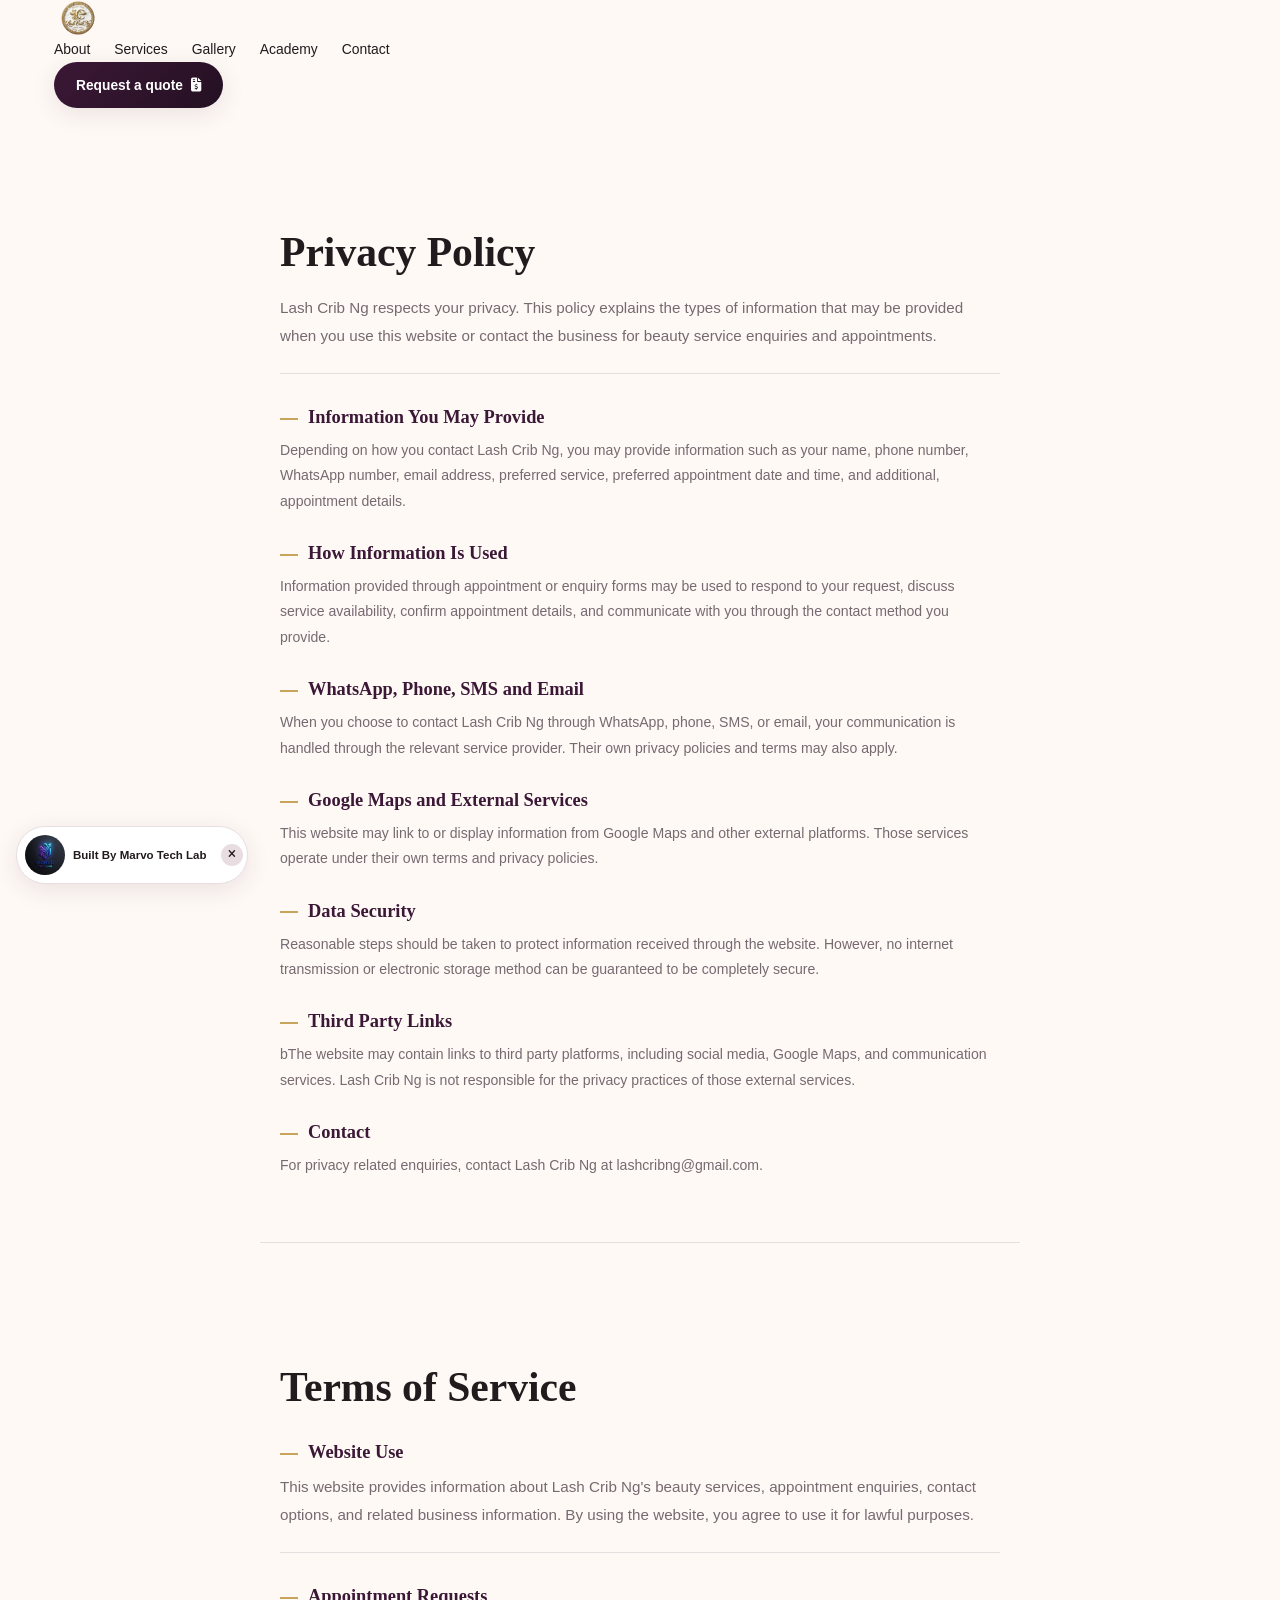
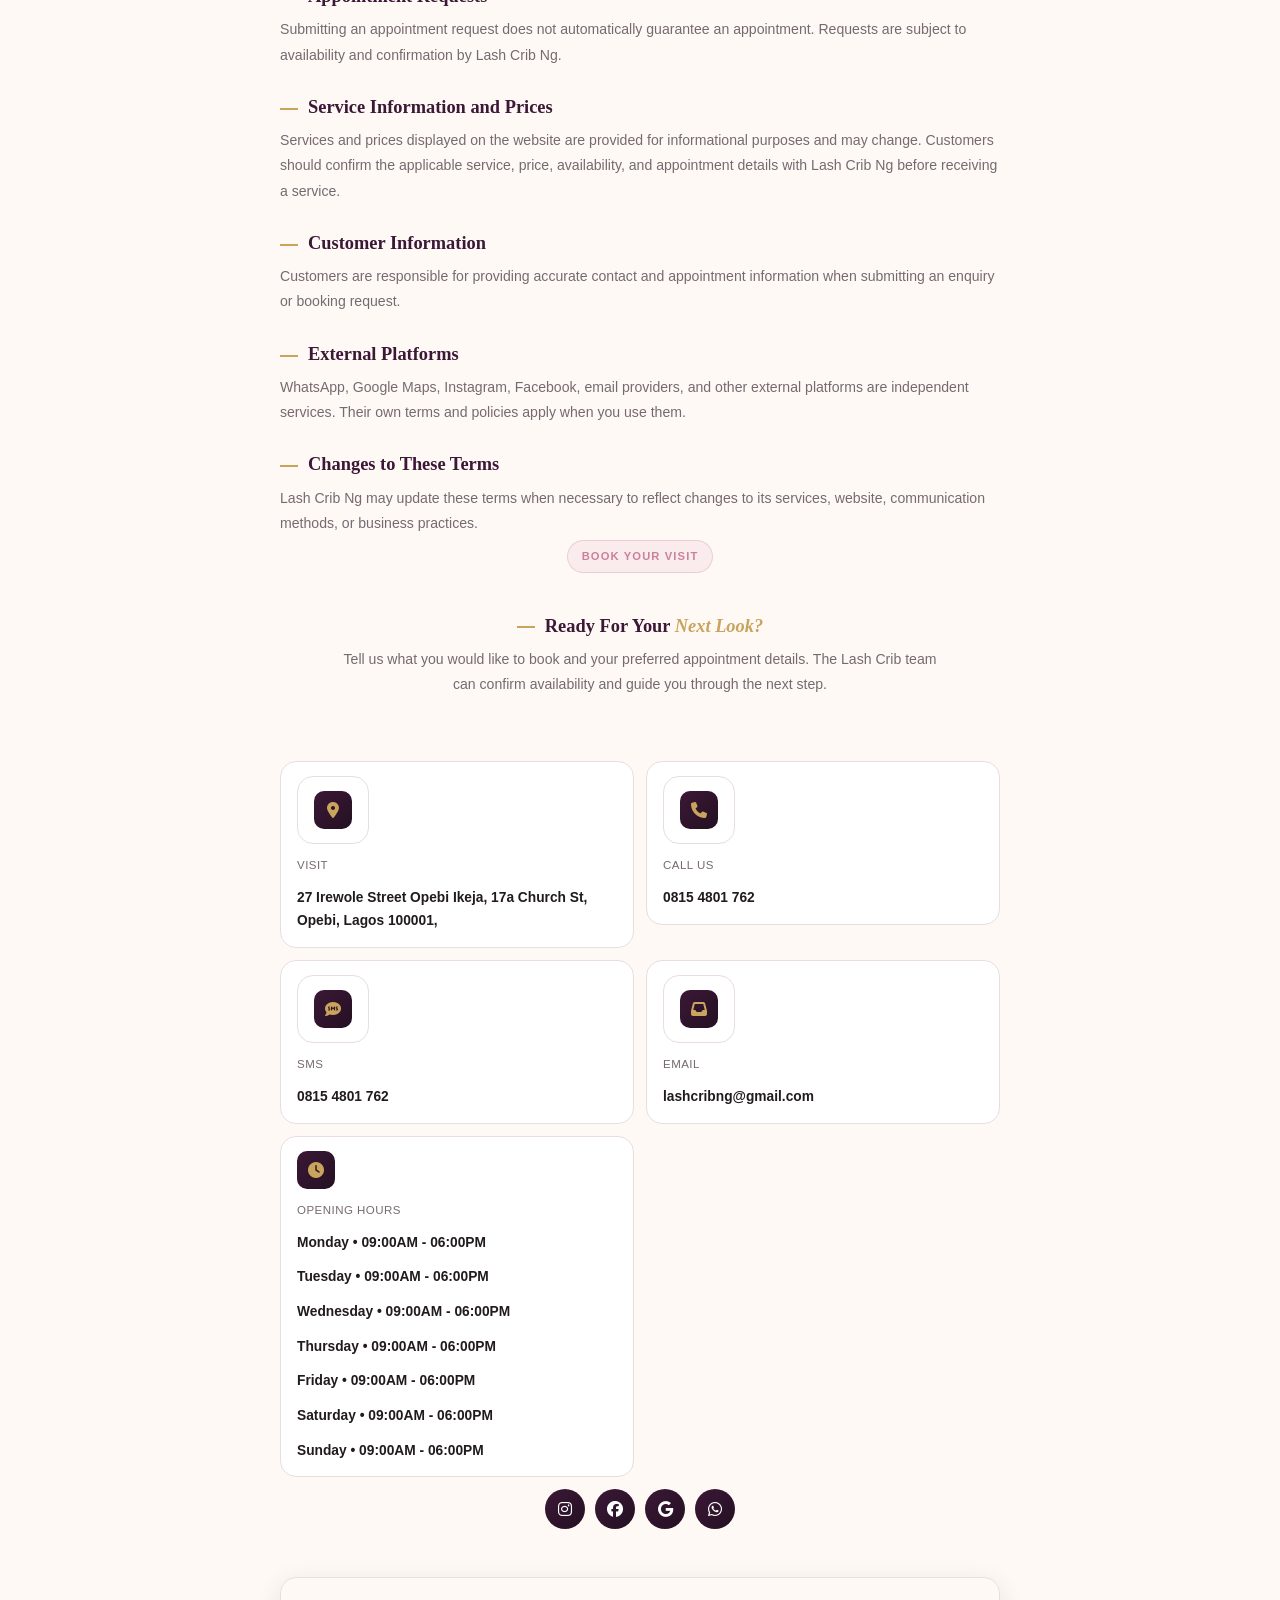
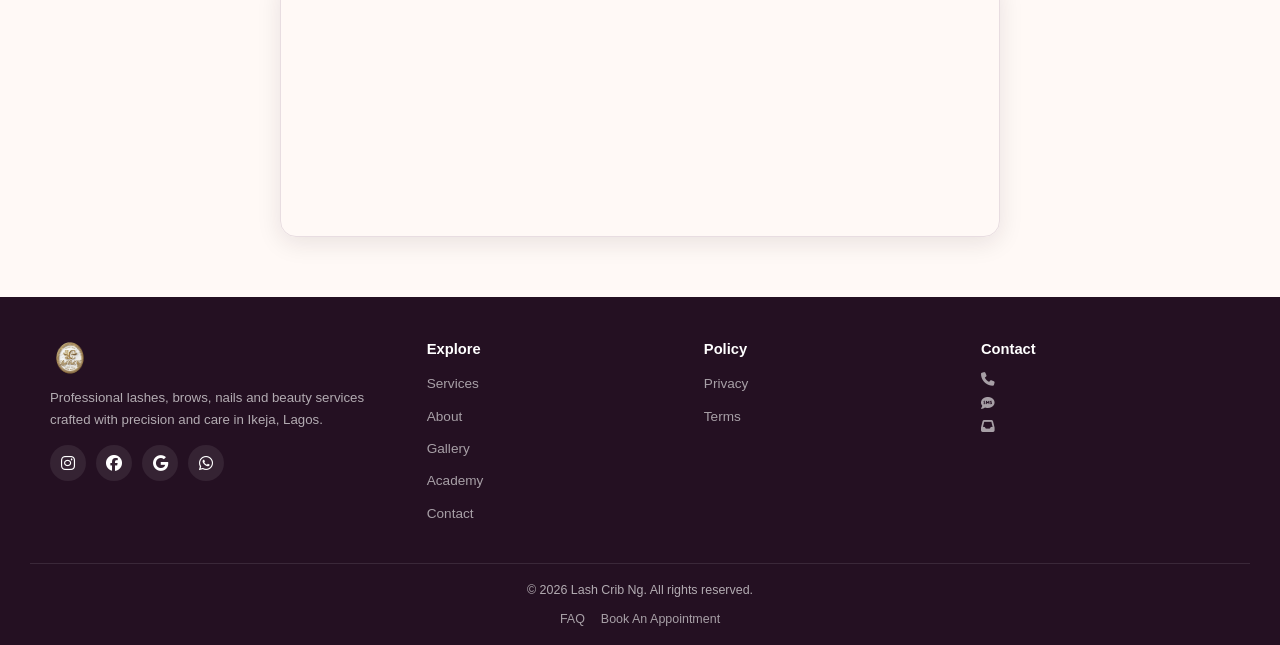
<file: policies.html>
<!DOCTYPE html>
<html lang="en-NG">
<head>
    <meta charset="UTF-8">
    <meta name="viewport" content="width=device-width, initial-scale=1.0">

    <title>Lash Crib Ng | Privacy Policy & Terms of Service</title>
    <meta name="description" content="Privacy Policy and Terms of Service for Lash Crib Ng, a beauty salon in Opebi, Ikeja, Lagos.">

    <link rel="canonical" href="https://lashcribng.vercel.app/policies.html">
    <link rel="stylesheet" href="https://cdnjs.cloudflare.com/ajax/libs/font-awesome/6.7.2/css/all.min.css">
    <link rel="stylesheet" href="style.css">
</head>
<body>
    <header class="header" id="header">
        <div class="container">
            <div class="logo"><a href="index.html"><img src="assets/lv_0_20260928175632.webp" alt="Lash Crib Ng"></a>
            </div>           
            <nav class="desktop-nav">                                            
                <ul class="nav-links">
                    <li><a href="index.html#about">About</a></li>
                    <li><a href="index.html#services">Services</a></li>
                    <li><a href="index.html#gallery">Gallery</a></li>
                    <li><a href="index.html#academy">Academy</a></li>
                    <li><a href="index.html#contact">Contact</a></li>
                </ul>
            </nav>
            <a href="#quote" class="header-btn"><button>Request a quote <i class="fa-solid fa-file-invoice-dollar" aria-hidden="true"></i></button></a>
            <div class="hamburger" id="hamburger">
                <span></span>
                <span></span>
                <span></span>
            </div>
            </div>
    </header>
    <div class="mobile-nav" id="mobileNav">
                <button class="menu-close" id="menuclose" aria-label="Close menu">
                    <i class="fa-solid fa-xmark"></i>
                </button>
                <ul class="nav-links">
                    <li><a href="index.html#about">About</a></li>
                    <li><a href="index.html#services">Services</a></li>
                    <li><a href="index.html#gallery">Gallery</a></li>
                    <li><a href="index.html#academy">Academy</a></li>
                    <li><a href="index.html#contact">Contact</a></li>
                </ul>
                <a href="#quote" class="header-btn"><button>Get a quote <i class="fa-solid fa-file-invoice-dollar" aria-hidden="true"></i></button></a>
            </div>
    <main>
        <section id="privacy">
           <h1>Privacy Policy</h1>
            <p> Lash Crib Ng respects your privacy. This policy explains the types of information that may be provided when you use this website or contact the business for beauty service enquiries and appointments.
            </p>

            <h2>Information You May Provide</h2>
            <p> Depending on how you contact Lash Crib Ng, you may provide information such as your name, phone number, WhatsApp number, email address, preferred service, preferred appointment date and time, and additional, appointment details.
            </p>

            <h2>How Information Is Used</h2>
            <p> Information provided through appointment or enquiry forms may be used to respond to your request, discuss service availability, confirm appointment details, and communicate with you through the contact method you provide.
            </p>

            <h2>WhatsApp, Phone, SMS and Email</h2>
            <p> When you choose to contact Lash Crib Ng through WhatsApp, phone, SMS, or email, your communication is handled through the relevant service provider. Their own privacy policies and terms may also apply.
            </p>

            <h2>Google Maps and External Services</h2>
            <p> This website may link to or display information from Google Maps and other external platforms. Those services operate under their own terms and privacy policies.
            </p>

            <h2>Data Security</h2>
            <p> Reasonable steps should be taken to protect information received through the website. However, no internet transmission or electronic storage method can be guaranteed to be completely secure.
            </p>

            <h2>Third Party Links</h2>
            <p>bThe website may contain links to third party platforms, including social media, Google Maps, and communication services. Lash Crib Ng is not responsible for the privacy practices of those external services.
            </p>

            <h2>Contact</h2>
            <p>
                For privacy related enquiries, contact Lash Crib Ng at
                <a href="mailto:lashcribng@gmail.com">lashcribng@gmail.com</a>.
            </p>
        </section>

        <section id="terms">
            <h1>Terms of Service</h1>

            <h2>Website Use</h2>
            <p> This website provides information about Lash Crib Ng's beauty services, appointment enquiries, contact options, and related business information. By using the website, you agree to use it for lawful purposes.
            </p>

            <h2>Appointment Requests</h2>
            <p>Submitting an appointment request does not automatically guarantee an appointment. Requests are subject to availability and confirmation by Lash Crib Ng.
            </p>

            <h2>Service Information and Prices</h2>
            <p> Services and prices displayed on the website are provided for informational purposes and may change. Customers should confirm the applicable service, price, availability, and appointment details with Lash Crib Ng before receiving a service.
            </p>

            <h2>Customer Information</h2>
            <p> Customers are responsible for providing accurate contact and appointment information when submitting an enquiry or booking request.
            </p>

            <h2>External Platforms</h2>
            <p> WhatsApp, Google Maps, Instagram, Facebook, email providers, and other external platforms are independent services. Their own terms and policies apply when you use them.
            </p>

            <h2>Changes to These Terms</h2>
            <p> Lash Crib Ng may update these terms when necessary to reflect changes to its services, website, communication methods, or business practices.
            </p>

            <div class="contact" id="contact">
            <div class="contact-container">
                <div class="contact-intro">
                    <span class="section-eyebrow">BOOK YOUR VISIT</span>
                    <h2>Ready For Your <span>Next Look?</span></h2>
                    <p>Tell us what you would like to book and your preferred appointment details. The Lash Crib team can confirm availability and guide you through the next step.</p>
                    </div>
                    <div class="contact-details">
                    <div class="contact-item">
                        <div>
                        <a href="#map" class="location">
                            <i class="fa-solid fa-location-dot"></i>
                            </a>
                            <span>Visit</span>
                            <strong>27 Irewole Street Opebi Ikeja, 17a Church St, Opebi, Lagos 100001,</strong>
                            </div>                      
                    </div>
                     <div class="contact-item">
                        <div>
                        <a href="tel:+2348154801762" class="tel">
                            <i class="fa-solid fa-phone"></i>
                            </a>
                            <span>Call Us</span>
                            <strong>0815 4801 762</strong>
                            </div>                      
                    </div>
                     <div class="contact-item">
                        <div>
                        <a href="sms:+2348154801762" class="sms">
                            <i class="fa-solid fa-comment-sms"></i>
                            </a>
                            <span>SMS</span>
                            <strong>0815 4801 762</strong>
                            </div>                      
                    </div>
                    <div class="contact-item">
                        <div>
                        <a href="mailto:lashcribng@gmail.com" class="sms">
                            <i class="fa-solid fa-inbox"></i>
                            </a>
                            <span>Email</span>
                            <strong>lashcribng@gmail.com</strong>
                            </div>                      
                    </div>
                     <div class="contact-item">
                        <div>                        
                            <i class="fa-solid fa-clock"></i>                          
                            <span>Opening Hours</span>
                            <strong>Monday • 09:00AM - 06:00PM</strong>
                            <strong>Tuesday • 09:00AM - 06:00PM</strong>
                            <strong>Wednesday • 09:00AM - 06:00PM</strong>
                            <strong>Thursday • 09:00AM - 06:00PM</strong>
                            <strong>Friday • 09:00AM - 06:00PM</strong>
                            <strong>Saturday • 09:00AM - 06:00PM</strong>
                            <strong>Sunday • 09:00AM - 06:00PM</strong>
                            </div>                      
                    </div>
                     <div class="contact-socials">                        
                        <a href="https://instagram.com/lash.cribng/" class="social-link">
                            <i class="fa-brands fa-instagram"></i>
                            </a>
                            <a href="https://www.facebook.com/composureluxuryhair/" class="social-link">
                            <i class="fa-brands fa-facebook"></i>
                            </a>
                             <a href="https://share.google/WY3IDwO7ZKzOw8LRl" class="social-link">
                            <i class="fa-brands fa-google"></i>
                            </a>
                             <a href="https://wa.me/2348154801762" class="social-link">
                            <i class="fa-brands fa-whatsapp"></i>
                            </a>                                                                            
                    </div>
                </div>
                <div class="map-container" id="map">
               <iframe src="https://maps.google.com/maps?q=Lash Crib Ng + 27 Irewole Street Opebi Ikeja, 17a Church St, Opebi, Lagos 100001,&output=embed" loading="lazy" allowfullscreen title="Lash Crib Ng location"></iframe>
               </div>
            </div>        
        </section>
    </main>

    <!-- FOOTER -->
        <footer class="footer" id="footer">
            <div class="footer-container">
                <div class="footer-brand">
                    <a href="index.html#home"><img src="assets/lv_0_20260928175632.webp" alt="Lash Crib Ng" width="40px" height="40px" loading="lazy"></a>
                    <p>Professional lashes, brows, nails and beauty services crafted with precision and care in Ikeja, Lagos.</p>               
                <div class="footer-socials">
                    <a href="https://www.instagram.com/lash.cribng/" target="_blank" rel="noopener noreferrer" aria-label="lash crib ng on Instagram"><i class="fa-brands fa-instagram"></i></a>
                    <a href="https://www.facebook.com/composureluxuryhair/" target="_blank" rel="noopener noreferrer" aria-label="lash crib ng on Facebook"><i class="fa-brands fa-facebook"></i></a>
                    <a href="https://share.google/WY3IDwO7ZKzOw8LRl" target="_blank" rel="noopener noreferrer" aria-label="lash crib ng on Google"><i class="fa-brands fa-google"></i></a>                                                           
                    <a href="https://wa.me/2348154801762" target="_blank" rel="noopener noreferrer" aria-label="Chat with Lash Crib Ng on Whatsapp"><i class="fa-brands fa-whatsapp"></i></a>
                </div>
            </div>
            
            <div class="footer-column">
                <h3>Explore</h3>
                <ul>
                    <li><a href="index.html#services">Services</a></li>
                    <li><a href="index.html#about">About</a></li>
                    <li><a href="index.html#gallery">Gallery</a></li>
                    <li><a href="index.html#academy">Academy</a></li>
                    <li><a href="index.html#contact">Contact</a></li>
                </ul>
            </div>
            <div class="footer-column">
                <h3>Policy</h3>
                <ul>
                    <li><a href="#privacy">Privacy</a></li>
                    <li><a href="#terms">Terms</a></li>
                </ul>                
            </div>
            
            <div class="footer-column">
                <h3>Contact</h3>
                <ul>
                    <li><a href="tel:+2348154801762" aria-label="Call Lash Crib Ng"><i class="fa-solid fa-phone"></i></a></li>
                    <li><a href="sms:+2348154801762" aria-label="Text Lash Crib Ng"><i class="fa-solid fa-comment-sms"></i></a></li>
                    <li><a href="mailto:lashcribng@gmail.com" aria-label="Email Lash Crib Ng"><i class="fa-solid fa-inbox"></i></a></li>
                </ul>
            </div>
           </div>
           
           <div class="footer-bottom">
               <p>&copy; 2026 Lash Crib Ng. All rights reserved.</p>
               <div class="footer-bottom-link">
                   <ul>
                       <li><a href="index.html#faq">FAQ</a></li>
                       <li><a href="index.html#quote">Book An Appointment</a></li>
                   </ul>
               </div>
           </div>
        </footer>
         <div class="float-website" id="marvoBadge">
            <a href="https://marvotechlab.vercel.app/" aria-label="Built by Marvo Tech Lab">
                <img src="assets/logo.webp" alt="Marvo Tech Lab" width="40" height="40" loading="lazy">
                <span>Built By Marvo Tech Lab</span>
            </a>
            <button type="button" class="float-website-close" id="marvoBadgeClose" aria-label="Collapse badge">
                <i class="fa-solid fa-xmark"></i>
            </button>
        </div>
        <script src="script.js"></script>
</body>
</html>
</file>
<file: style.css>
/* ==========================================================================
   LASH CRIB NG — PREMIUM BEAUTY SALON STYLESHEET
   Mobile-first. Breakpoints: 480 / 640 / 768 / 960 / 1200
   ========================================================================== */

:root{
  --deep-plum:#3B1836;
  --dark-plum:#241022;
  --soft-rose:#C9829B;
  --blush:#F4DCE5;
  --gold:#C9A45C;
  --ivory:#FFF9F6;
  --white:#FFFFFF;
  --charcoal:#211B1E;
  --warm-gray:#756A70;
  --blush-gray:#E8DDE1;
  --success:#287A55;
  --error:#A63D40;
  --whatsapp:#25D366;

  --gradient-brand:linear-gradient(135deg,var(--deep-plum) 0%,var(--dark-plum) 100%);
  --gradient-gold:linear-gradient(135deg,var(--gold) 0%,#DCC07E 100%);

  --radius:16px;
  --radius-lg:24px;
  --shadow:0 6px 24px rgba(36,16,34,0.1);
  --shadow-lg:0 20px 50px rgba(36,16,34,0.18);
  --shadow-gold:0 10px 26px rgba(201,164,92,0.35);
  --transition:all .3s cubic-bezier(.4,0,.2,1);
}

*,*::before,*::after{margin:0;padding:0;box-sizing:border-box;}
html{scroll-behavior:smooth;}
body{
  font-family:'Inter',-apple-system,sans-serif;
  background:var(--ivory);
  color:var(--warm-gray);
  font-size:16px;
  line-height:1.65;
  overflow-x:hidden;
  -webkit-font-smoothing:antialiased;
}
h1,h2,h3{
  font-family:'Playfair Display',serif;
  color:var(--charcoal);
  line-height:1.2;
  font-weight:600;
}
img{max-width:100%;display:block;}
a{text-decoration:none;color:inherit;}
ul{list-style:none;}
button{font-family:inherit;cursor:pointer;border:none;background:none;}
input,select,textarea{font-family:inherit;font-size:16px;}

.container{width:100%;max-width:1220px;margin:0 auto;padding:0 20px;}
section{padding:52px 0;}
.services,.why-choose,.reviews{background:var(--white);}
.about,.academy,.contact{background:var(--ivory);}

.section-heading{text-align:center;max-width:620px;margin:0 auto 36px;padding:0 20px;}
.section-eyebrow,.section-tag{
  display:inline-flex;align-items:center;gap:6px;color:var(--soft-rose);
  background:rgba(201,130,155,.1);border:1px solid rgba(201,130,155,.3);
  padding:6px 14px;border-radius:999px;font-weight:700;font-size:.7rem;
  letter-spacing:.1em;text-transform:uppercase;margin-bottom:14px;
}
.section-heading h2{font-size:clamp(1.45rem,4.5vw,2.2rem);}
h2 span{color:var(--gold);font-style:italic;}

/* ==========================================================================
   BUTTONS
   ========================================================================== */
.primary-btn,.secondary-btn,.submit-button,.header-btn button{
  display:inline-flex;align-items:center;justify-content:center;gap:8px;
  padding:13px 22px;border-radius:999px;font-weight:600;font-size:.86rem;
  min-height:46px;transition:var(--transition);white-space:nowrap;
}
.primary-btn,.submit-button,.header-btn button{
  background:var(--gradient-brand);color:#fff;box-shadow:var(--shadow);
}
.primary-btn:hover,.submit-button:hover,.header-btn button:hover{
  transform:translateY(-3px);box-shadow:var(--shadow-lg);
}
.secondary-btn{background:var(--white);color:var(--deep-plum);border:1.5px solid var(--blush-gray);}
.secondary-btn:hover{border-color:var(--soft-rose);transform:translateY(-3px);}
.submit-button i{transition:transform .35s cubic-bezier(.34,1.56,.64,1);}
.submit-button:hover i{transform:translate(4px,-3px) rotate(10deg);}

/* ==========================================================================
   HEADER + NAV
   ========================================================================== */
.site-header{
  background:rgba(255,249,246,.92);backdrop-filter:blur(12px);
  position:sticky;top:0;z-index:300;border-bottom:1px solid var(--blush-gray);
  transition:box-shadow .2s ease;
}
.site-header.scrolled{box-shadow:0 8px 22px rgba(36,16,34,.08);}
.site-header .container{display:flex;align-items:center;justify-content:space-between;padding:12px 20px;gap:12px;}
.logo img{height:36px;width:auto;}
.desktop-nav{display:none;}
.nav-links{display:flex;gap:24px;align-items:center;}
.nav-links a{font-weight:500;font-size:.87rem;color:var(--charcoal);transition:color .2s;}
.nav-links a:hover{color:var(--soft-rose);}

.header-btn{display:none;}
@media(min-width:960px){ .header-btn{display:inline-flex;} }

.hamburger{
  display:flex;flex-direction:column;justify-content:center;gap:5px;
  width:42px;height:42px;border-radius:10px;background:var(--gradient-brand);
  align-items:center;flex-shrink:0;cursor:pointer;
}
.hamburger span{width:20px;height:2px;background:#fff;border-radius:2px;transition:all .25s ease;}
.hamburger.active span:nth-child(1){transform:translateY(7px) rotate(45deg);}
.hamburger.active span:nth-child(2){opacity:0;}
.hamburger.active span:nth-child(3){transform:translateY(-7px) rotate(-45deg);}
@media(min-width:960px){ .hamburger{display:none;} }

.mobile-nav{
  position:fixed;inset:0;z-index:500;background:var(--gradient-brand);
  display:flex;flex-direction:column;padding:20px;
  transform:translateX(100%);transition:transform .35s cubic-bezier(.4,0,.2,1);
  overflow-y:auto;
}
.mobile-nav.active{transform:translateX(0);}
.menu-close{
  align-self:flex-end;width:42px;height:42px;border-radius:10px;
  background:rgba(255,255,255,.1);color:#fff;font-size:1.15rem;
  display:flex;align-items:center;justify-content:center;margin-bottom:28px;
}
.mobile-nav .nav-links{flex-direction:column;gap:0;align-items:stretch;}
.mobile-nav .nav-links li{border-top:1px solid rgba(255,255,255,.12);}
.mobile-nav .nav-links a{display:block;padding:16px 6px;font-size:1rem;font-weight:600;color:#fff;}
.mobile-nav .header-btn{display:block;margin-top:16px;}
.mobile-nav .header-btn button{width:100%;background:var(--gradient-gold);color:var(--dark-plum);}
body.menu-open{overflow:hidden;}

/* ==========================================================================
   HERO SLIDER — fade transition, autoplay every 5 seconds as requested
   ========================================================================== */
.home{position:relative;height:34vh;min-height:560px;max-height:750px;overflow:hidden;}
.hero-slides{position:absolute;inset:0;}
.hero-slide{position:absolute;inset:0;background-size:cover;background-position:center;opacity:0;transition:opacity 1.2s ease;}
.hero-slide.active{opacity:1;}
.home::before{
  content:'';position:absolute;inset:0;z-index:1;
  background:linear-gradient(180deg,rgba(36,16,34,.82) 0%,rgba(59,24,54,.5) 45%,rgba(36,16,34,.85) 100%);
}
.hero-content{position:relative;z-index:2;height:100%;display:flex;flex-direction:column;align-items:center;justify-content:center;text-align:center;padding:20px;}
.hero-content h1{color:#fff;font-size:clamp(1.7rem,6.5vw,2.9rem);max-width:720px;margin-bottom:14px;text-shadow:0 2px 14px rgba(0,0,0,.4);}
.hero-content h1 span{color:var(--gold);font-style:italic;}
.hero-content > p{color:rgba(255,255,255,.85);font-size:.94rem;max-width:480px;margin-bottom:26px;}
.hero-buttons{display:flex;flex-direction:column;gap:10px;max-width:300px;width:100%;}

.hero-controls{position:absolute;bottom:26px;left:0;right:0;z-index:5;display:flex;align-items:center;justify-content:center;gap:18px;}
.hero-arrow{
  width:38px;height:38px;border-radius:50%;background:rgba(255,255,255,.1);
  border:1px solid rgba(255,255,255,.3);color:#fff;display:flex;align-items:center;justify-content:center;
  transition:var(--transition);flex-shrink:0;
}
.hero-arrow:hover{background:var(--gold);color:var(--dark-plum);border-color:var(--gold);}
.hero-dots{display:flex;gap:8px;}
.hero-dot{width:9px;height:9px;border-radius:50%;background:rgba(255,255,255,.4);transition:var(--transition);padding:0;}
.hero-dot.active{background:var(--gold);width:24px;border-radius:5px;}
.hero-scroll{
  position:absolute;bottom:72px;left:50%;transform:translateX(-50%);z-index:5;
  color:rgba(255,255,255,.75);font-size:.74rem;display:flex;align-items:center;gap:6px;
  animation:scrollHint 1.8s infinite;
}
@keyframes scrollHint{0%,100%{opacity:.5;transform:translate(-50%,0);}50%{opacity:1;transform:translate(-50%,4px);}}

/* ==========================================================================
   SERVICES
   ========================================================================== */
.services-grid{display:grid;grid-template-columns:1fr;gap:16px;padding:0 20px;max-width:1220px;margin:0 auto;}
.service-card{
  background:var(--ivory);border:1px solid var(--blush-gray);border-radius:var(--radius);
  padding:22px;display:flex;gap:16px;transition:var(--transition);
  opacity:0;transform:translateY(20px);
}
.service-card.in{opacity:1;transform:translateY(0);}
.service-card:hover{border-color:var(--soft-rose);box-shadow:var(--shadow);transform:translateY(-4px);}
.service-icon{
  width:46px;height:46px;border-radius:12px;background:var(--gradient-brand);color:#fff;
  display:flex;align-items:center;justify-content:center;flex-shrink:0;font-size:1.1rem;
}
.service-content{flex:1;position:relative;}
.service-number{position:absolute;top:-4px;right:0;font-family:'Playfair Display',serif;font-weight:700;color:var(--blush-gray);font-size:1.4rem;}
.service-content h3{font-size:1.02rem;margin-bottom:6px;}
.service-content p{font-size:.85rem;margin-bottom:10px;}
.service-content small{color:var(--gold);font-weight:700;font-size:.92rem;}
.services-action,.gallery-action{text-align:center;margin-top:32px;}

/* ==========================================================================
   ABOUT
   ========================================================================== */
.about .container{display:grid;grid-template-columns:1fr;gap:28px;align-items:center;}
.about-image{position:relative;border-radius:var(--radius-lg);overflow:hidden;box-shadow:var(--shadow-lg);}
.about-image img{width:100%;height:100%;object-fit:cover;}
.about-image-badge{
  position:absolute;bottom:16px;left:16px;background:rgba(255,249,246,.95);backdrop-filter:blur(6px);
  border-radius:14px;padding:12px 16px;display:flex;align-items:center;gap:10px;box-shadow:var(--shadow);
}
.about-image-badge i{color:var(--gold);font-size:1.3rem;}
.about-image-badge strong{display:block;font-size:.88rem;color:var(--charcoal);}
.about-image-badge span{font-size:.74rem;color:var(--warm-gray);}
.about-content h2{margin-bottom:14px;}
.about-content > p{font-size:.92rem;margin-bottom:20px;}
.about-features{display:flex;flex-direction:column;gap:12px;margin-bottom:24px;}
.about-feature{display:flex;align-items:center;gap:10px;font-size:.88rem;color:var(--charcoal);font-weight:500;}
.about-feature i{color:var(--success);}
.about-button{display:flex;flex-direction:column;gap:10px;}

/* ==========================================================================
   GALLERY
   ========================================================================== */
.gallery-grid{display:grid;grid-template-columns:1fr;gap:12px;padding:0 20px;max-width:1220px;margin:0 auto;}
.gallery-item{position:relative;border-radius:var(--radius);overflow:hidden;box-shadow:var(--shadow);aspect-ratio:1/1;}
.gallery-item.gallery-large{aspect-ratio:4/3;}
.gallery-item img{width:100%;height:100%;object-fit:cover;transition:transform .4s ease;}
.gallery-item:hover img{transform:scale(1.08);}
.gallery-item figcaption{
  position:absolute;left:0;right:0;bottom:0;padding:14px;
  background:linear-gradient(0deg,rgba(36,16,34,.85),transparent);
  display:flex;justify-content:space-between;align-items:center;color:#fff;font-size:.82rem;font-weight:600;
}
.gallery-item figcaption i{opacity:.8;}
.others{display:grid;grid-template-columns:repeat(3,1fr);gap:10px;}
.gallery-card{border-radius:12px;overflow:hidden;aspect-ratio:1/1;box-shadow:var(--shadow);}
.gallery-card img{width:100%;height:100%;object-fit:cover;transition:transform .4s ease;}
.gallery-card:hover img{transform:scale(1.08);}

/* ==========================================================================
   WHY CHOOSE
   ========================================================================== */
.why-choose{background:var(--gradient-brand);}
.why-container{display:grid;grid-template-columns:1fr;gap:32px;padding:0 20px;max-width:1220px;margin:0 auto;}
.why-content .section-eyebrow{background:rgba(201,164,92,.15);border-color:rgba(201,164,92,.35);color:var(--gold);}
.why-content h2,.why-content h2 span{color:#fff;}
.why-content h2 span{color:var(--gold);}
.why-content > p{color:rgba(255,255,255,.75);font-size:.92rem;margin-bottom:22px;}
.why-content .primary-btn{background:var(--gradient-gold);color:var(--dark-plum);}
.why-features{display:flex;flex-direction:column;gap:16px;}
.why-card{display:flex;gap:16px;background:rgba(255,255,255,.06);border:1px solid rgba(255,255,255,.12);border-radius:var(--radius);padding:18px;transition:var(--transition);}
.why-card:hover{background:rgba(255,255,255,.1);}
.why-icon{width:42px;height:42px;border-radius:12px;background:rgba(201,164,92,.15);color:var(--gold);display:flex;align-items:center;justify-content:center;flex-shrink:0;}
.why-number{color:var(--gold);font-weight:700;font-size:.72rem;letter-spacing:.06em;}
.why-card h3{color:#fff;font-size:.96rem;margin:4px 0 6px;font-family:'Inter',sans-serif;font-weight:700;}
.why-card p{color:rgba(255,255,255,.65);font-size:.84rem;}

/* ==========================================================================
   ACADEMY
   ========================================================================== */
.academy-container{display:flex;justify-content:center;margin-bottom:28px;}
.academy-badge{
  background:var(--gradient-gold);color:var(--dark-plum);border-radius:var(--radius-lg);
  padding:32px;display:flex;flex-direction:column;align-items:center;gap:10px;text-align:center;
  box-shadow:var(--shadow-gold);max-width:260px;
}
.academy-badge i{font-size:2rem;}
.academy-badge span{font-weight:700;font-size:.9rem;letter-spacing:.04em;}
.academy-content{padding:0 20px;max-width:720px;margin:0 auto;text-align:center;}
.academy-content h2{margin-bottom:14px;}
.academy-content > p{font-size:.9rem;margin-bottom:24px;}
.academy-outline{background:var(--white);border:1px solid var(--blush-gray);border-radius:var(--radius);padding:22px;margin-bottom:24px;text-align:left;}
.academy-outline h3{font-size:1rem;margin-bottom:14px;font-family:'Inter',sans-serif;}
.academy-outline li{display:flex;align-items:flex-start;gap:10px;font-size:.86rem;color:var(--charcoal);padding:7px 0;border-bottom:1px solid var(--blush-gray);}
.academy-outline li:last-child{border-bottom:none;}
.academy-outline li i{color:var(--success);margin-top:3px;}
.academy-actions{display:flex;flex-direction:column;gap:10px;max-width:320px;margin:0 auto;}

/* ==========================================================================
   REVIEWS
   ========================================================================== */
.rating-score{text-align:center;}
.rating-score h2{font-size:2.4rem;color:var(--gold);}
.review-icon{display:flex;justify-content:center;gap:3px;color:var(--gold);font-size:1rem;margin-bottom:28px;}
.review-grid{display:flex;gap:14px;overflow-x:auto;scroll-snap-type:x mandatory;padding:0 20px 10px;-webkit-overflow-scrolling:touch;margin-bottom:24px;}
.review-grid::-webkit-scrollbar{height:5px;}
.review-grid::-webkit-scrollbar-thumb{background:var(--blush-gray);border-radius:4px;}
.review-card{scroll-snap-align:start;flex:0 0 82%;background:var(--ivory);border:1px solid var(--blush-gray);border-radius:var(--radius);padding:22px;}
.review-card .icon{display:flex;gap:2px;color:var(--gold);font-size:.85rem;margin-bottom:14px;}
.review-card p{font-size:.86rem;color:var(--warm-gray);margin-bottom:14px;}
.review-card strong{font-size:.86rem;color:var(--charcoal);}
.reviews-actions{text-align:center;}

/* ==========================================================================
   CONTACT — contact-item is an <a> for actionable items (Visit/Call/SMS/
   Email), but Opening Hours has no link, just a <div> — both are supported.
   ========================================================================== */
.contact-container{display:grid;grid-template-columns:1fr;gap:28px;}
.contact-intro h2{margin-bottom:14px;}
.contact-intro > p{font-size:.9rem;margin-bottom:24px;}
.contact-details{display:flex;flex-direction:column;gap:12px;margin-bottom:20px;}
.contact-item a,
.contact-item > div{
  display:flex;align-items:center;gap:12px;background:var(--white);border:1px solid var(--blush-gray);
  border-radius:var(--radius);padding:14px 16px;transition:var(--transition);flex-wrap:wrap;
}
.contact-item a:hover{border-color:var(--soft-rose);box-shadow:var(--shadow);}
.contact-item i{
  width:38px;height:38px;border-radius:10px;background:var(--gradient-brand);color:var(--gold);
  display:flex;align-items:center;justify-content:center;flex-shrink:0;
}
.contact-item span{display:block;font-size:.72rem;color:var(--warm-gray);text-transform:uppercase;letter-spacing:.04em;width:100%;order:1;}
.contact-item strong{font-size:.86rem;color:var(--charcoal);width:100%;order:2;display:block;}
.contact-socials{display:flex;gap:10px;}
.social-link{
  width:40px;height:40px;border-radius:50%;background:var(--gradient-brand);color:#fff;
  display:flex;align-items:center;justify-content:center;transition:var(--transition);
}
.social-link:hover{background:var(--gradient-gold);color:var(--dark-plum);}
.map-container{border-radius:var(--radius);overflow:hidden;box-shadow:var(--shadow);height:260px;border:1px solid var(--blush-gray);}
.map-container iframe{width:100%;height:100%;border:0;}

/* ==========================================================================
   QUOTE FORM + SUCCESS CARD
   ========================================================================== */
.quote{background:linear-gradient(180deg,var(--ivory) 0%,var(--blush) 100%);position:relative;}
.quote-form{
  background:var(--white);border:1px solid var(--blush-gray);border-radius:var(--radius-lg);
  padding:26px 20px;box-shadow:var(--shadow-lg);border-top:4px solid var(--gold);
  max-width:720px;margin:0 auto;
}
.form-row{display:grid;grid-template-columns:1fr;gap:16px;}
.form-group{margin-bottom:16px;}
.form-group label{display:block;font-size:.7rem;font-weight:700;color:var(--charcoal);text-transform:uppercase;letter-spacing:.04em;margin-bottom:6px;}
.form-group input,.form-group select,.form-group textarea{
  width:100%;padding:12px 13px;border:1.5px solid var(--blush-gray);border-radius:10px;
  background:var(--ivory);color:var(--charcoal);transition:border-color .2s;
}
.form-group input:focus,.form-group select:focus,.form-group textarea:focus{outline:none;border-color:var(--soft-rose);}
.submit-button{width:100%;margin-top:4px;}
.form-note{font-size:.78rem;color:var(--warm-gray);text-align:center;margin-top:12px;display:flex;align-items:center;justify-content:center;gap:6px;}
.form-note i{color:var(--gold);}

.quote-success{
  position:fixed;inset:0;z-index:600;background:rgba(36,16,34,.75);backdrop-filter:blur(6px);
  display:none;align-items:center;justify-content:center;padding:20px;
}
.quote-success.active{display:flex;}
.success-card{
  background:var(--white);border-radius:var(--radius-lg);padding:40px 28px;text-align:center;
  max-width:380px;width:100%;box-shadow:var(--shadow-lg);
  animation:successPop .4s cubic-bezier(.34,1.56,.64,1);
}
@keyframes successPop{from{opacity:0;transform:scale(.9) translateY(10px);}to{opacity:1;transform:scale(1) translateY(0);}}
.success-logo{display:flex;justify-content:center;margin-bottom:16px;}
.success-logo img{border-radius:10px;}
.success-icon{
  width:64px;height:64px;border-radius:50%;background:rgba(40,122,85,.12);color:var(--success);
  font-size:2rem;display:flex;align-items:center;justify-content:center;margin:0 auto 16px;
  animation:iconPop .5s cubic-bezier(.34,1.56,.64,1);
}
@keyframes iconPop{0%{transform:scale(0);}70%{transform:scale(1.15);}100%{transform:scale(1);}}
.sucess-eyebrow{display:block;color:var(--gold);font-weight:700;font-size:.7rem;text-transform:uppercase;letter-spacing:.08em;margin-bottom:8px;}
.success-card h2{color:var(--success);font-size:1.5rem;margin-bottom:10px;}
.success-card p{color:var(--warm-gray);font-size:.88rem;}

/* ==========================================================================
   FAQ
   ========================================================================== */
.faq{background:var(--ivory);}
.faq-heading{text-align:center;max-width:620px;margin:0 auto 32px;padding:0 20px;}
.faq-list{max-width:720px;margin:0 auto;padding:0 20px;display:flex;flex-direction:column;gap:10px;}
.faq-item{background:var(--white);border:1px solid var(--blush-gray);border-radius:12px;padding:16px 18px;}
.faq-item summary{display:flex;justify-content:space-between;align-items:center;gap:12px;font-weight:600;color:var(--charcoal);cursor:pointer;list-style:none;font-size:.9rem;}
.faq-item summary::-webkit-details-marker{display:none;}
.faq-item summary i{color:var(--gold);transition:transform .2s ease;}
.faq-item[open] summary i{transform:rotate(45deg);}
.faq-item p{margin-top:12px;font-size:.85rem;color:var(--warm-gray);}

/* ==========================================================================
   FOOTER — 4 real blocks: brand, Explore, Policy, Contact
   ========================================================================== */
.footer{background:var(--dark-plum);color:rgba(255,255,255,.65);padding-top:44px;}
.footer-container{display:grid;grid-template-columns:1fr;gap:28px;padding:0 20px 28px;max-width:1220px;margin:0 auto;}
.footer-brand img{height:34px;margin-bottom:12px;border-radius:8px;}
.footer-brand p{font-size:.83rem;}
.footer-socials{display:flex;gap:10px;margin-top:14px;}
.footer-socials a{width:36px;height:36px;border-radius:50%;background:rgba(255,255,255,.08);display:flex;align-items:center;justify-content:center;color:#fff;transition:var(--transition);}
.footer-socials a:hover{background:var(--gold);color:var(--dark-plum);}
.footer-column h3{color:#fff;font-size:.92rem;margin-bottom:14px;font-family:'Inter',sans-serif;}
.footer-column ul li{margin-bottom:10px;}
.footer-column a{font-size:.85rem;color:rgba(255,255,255,.6);display:flex;align-items:center;justify-content:center;}
.footer-column a:hover{color:var(--gold);}
.footer-bottom{border-top:1px solid rgba(255,255,255,.1);padding:16px 20px;text-align:center;font-size:.78rem;max-width:1220px;margin:0 auto;}
.footer-bottom-link ul{display:flex;justify-content:center;gap:16px;margin-top:8px;}
.footer-bottom-link a{font-size:.78rem;color:rgba(255,255,255,.6);}

/* ==========================================================================
   MARVO BADGE — dismissible, collapses to logo-only, persists via JS
   ========================================================================== */
.float-website{
  position:fixed;bottom:16px;left:16px;z-index:250;display:flex;align-items:center;gap:4px;
  background:var(--white);border:1px solid var(--blush-gray);border-radius:999px;padding:4px;
  box-shadow:var(--shadow);transition:var(--transition);
}
.float-website a{display:flex;align-items:center;gap:8px;padding:4px 10px 4px 4px;}
.float-website img{border-radius:50%;flex-shrink:0;}
.float-website span{font-size:.72rem;color:var(--charcoal);font-weight:600;white-space:nowrap;}
.float-website-close{
  width:22px;height:22px;border-radius:50%;background:var(--blush-gray);color:var(--charcoal);
  display:flex;align-items:center;justify-content:center;font-size:.65rem;flex-shrink:0;transition:var(--transition);
}
.float-website-close:hover{background:var(--soft-rose);color:#fff;}
.float-website.collapsed{padding:0;border:none;background:transparent;box-shadow:none;}
.float-website.collapsed a{padding:0;}
.float-website.collapsed span,
.float-website.collapsed .float-website-close{display:none;}
.float-website.collapsed img{width:44px;height:44px;box-shadow:var(--shadow);}

@media (prefers-reduced-motion:reduce){ *{animation:none !important;transition:none !important;} }

/* ==========================================================================
   POLICIES PAGE
   ========================================================================== */
#privacy,#terms{
  padding:120px 20px 60px;background:var(--ivory);
  max-width:760px;margin:0 auto;display:block;
}
#privacy h1,#terms h1{font-size:clamp(1.8rem,6vw,2.6rem);margin-bottom:16px;}
#privacy > p:first-of-type,
#terms > p:first-of-type{
  font-size:.95rem;color:var(--warm-gray);margin-bottom:32px;padding-bottom:24px;
  border-bottom:1px solid var(--blush-gray);
}
#privacy h2,#terms h2{font-size:1.15rem;margin:28px 0 10px;color:var(--deep-plum);}
#privacy h2::before,#terms h2::before{content:'';display:inline-block;width:18px;height:2px;background:var(--gold);margin-right:10px;vertical-align:middle;}
#privacy p,#terms p{font-size:.88rem;color:var(--warm-gray);margin-bottom:4px;line-height:1.8;}
#terms{border-top:1px solid var(--blush-gray);}

/* ==========================================================================
   BREAKPOINTS
   ========================================================================== */
@media(min-width:480px){ .others{grid-template-columns:repeat(3,1fr);} }

@media(min-width:640px){
  .hero-buttons{flex-direction:row;max-width:none;}
  .services-grid{grid-template-columns:repeat(2,1fr);}
  .gallery-grid{grid-template-columns:repeat(2,1fr);}
  .form-row{grid-template-columns:1fr 1fr;}
  .academy-actions{flex-direction:row;max-width:none;justify-content:center;}
  .review-card{flex:0 0 55%;}
}

@media(min-width:768px){
  section{padding:68px 0;}
  .about .container{grid-template-columns:1fr 1fr;}
  /* Deliberately stays single-column on desktop too — content on top,
     contact details below it, map at the bottom. A side-by-side split
     left too much empty space under the shorter intro text. */
  .contact-container{max-width:760px;margin:0 auto;}
  .contact-intro{text-align:center;max-width:600px;margin:0 auto 32px;}
  .contact-details{display:grid;grid-template-columns:repeat(2,1fr);gap:12px;margin-bottom:20px;}
  .contact-details > div:last-child{grid-column:1/-1;} /* Opening Hours spans full width */
  .contact-socials{justify-content:center;}
  .footer-container{grid-template-columns:1.4fr 1fr 1fr 1fr;}
  .footer-column a{justify-content:flex-start;}
}

@media(min-width:960px){
  section{padding:88px 0;}
  .desktop-nav{display:block;}
  .hamburger{display:none;}
  .services-grid{grid-template-columns:repeat(3,1fr);}
  .gallery-grid{grid-template-columns:repeat(4,1fr);}
  .gallery-item.gallery-large{grid-column:span 2;grid-row:span 2;aspect-ratio:1/1;}
  .why-container{grid-template-columns:1fr 1.2fr;align-items:center;}
  .academy-container{display:block;float:left;margin-right:40px;}
  .academy-content{text-align:left;max-width:none;}
  .academy-actions{justify-content:flex-start;}
  .review-card{flex:0 0 31%;}
}

@media(min-width:1200px){ .container{padding:0 24px;} }
/* Floating booking button */
.floating-book-btn {
  position: fixed;
  right: 22px;
  bottom: 22px;
  z-index: 1000;

  padding: 15px 23px;
  border: none;
  border-radius: 50px;

  background: #111827;
  color: #ffffff;

  font: inherit;
  font-weight: 600;
  cursor: pointer;

  box-shadow: 0 8px 30px rgba(0, 0, 0, 0.2);
  transition: transform 0.25s ease,
              background 0.25s ease;
}

.floating-book-btn:hover {
  background: #303b50;
  transform: translateY(-3px);
}

/* Popup wrapper */
.booking-modal {
  position: fixed;
  inset: 0;
  z-index: 9999;

  display: grid;
  place-items: center;

  padding: 20px;
  visibility: hidden;
  opacity: 0;

  transition: opacity 0.25s ease,
              visibility 0.25s ease;
}

.booking-modal.is-open {
  visibility: visible;
  opacity: 1;
}

/* Dark background */
.booking-overlay {
  position: absolute;
  inset: 0;
  background: rgba(8, 12, 22, 0.76);
  backdrop-filter: blur(6px);
}

/* Popup card */
.booking-modal-content {
  position: relative;
  z-index: 1;

  display: flex;
  flex-direction: column;

  width: min(100%, 760px);
  height: min(85vh, 760px);

  overflow: hidden;
  border-radius: 20px;
  background: #ffffff;

  box-shadow: 0 25px 90px rgba(0, 0, 0, 0.3);

  transform: translateY(15px);
  transition: transform 0.25s ease;
}

.booking-modal.is-open .booking-modal-content {
  transform: translateY(0);
}

/* Popup heading */
.booking-modal-header {
  display: flex;
  justify-content: space-between;
  align-items: center;
  gap: 16px;

  padding: 20px 24px;
  border-bottom: 1px solid #e5e7eb;
}

.booking-eyebrow {
  color: #777f8d;
  font-size: 10px;
  letter-spacing: 2px;
}

.booking-modal-header h2 {
  margin: 5px 0 0;
  color: #111827;
  font-size: 23px;
}

.booking-close {
  display: grid;
  place-items: center;

  width: 42px;
  height: 42px;

  border: none;
  border-radius: 50%;
  background: #f1f3f6;
  color: #111827;

  font-size: 28px;
  cursor: pointer;
}

/* Booking iframe */
.booking-frame-container {
  flex: 1;
  min-height: 0;
}

.booking-frame-container iframe {
  display: block;
  width: 100%;
  height: 100%;
  border: none;
}

/* Fallback link */
.booking-fallback {
  margin: 0;
  padding: 12px;
  text-align: center;
  font-size: 13px;
  color: #555f70;
  border-top: 1px solid #e5e7eb;
}

.booking-fallback a {
  color: #245bdb;
  font-weight: 600;
}

/* Prevent background scrolling */
body.booking-modal-open {
  overflow: hidden;
}

/* Mobile layout */
@media (max-width: 600px) {
  .booking-modal {
    padding: 0;
  }

  .booking-modal-content {
    width: 100%;
    height: 100%;
    max-height: 100%;
    border-radius: 0;
  }

  .booking-modal-header {
    padding: 17px;
  }

  .booking-modal-header h2 {
    font-size: 20px;
  }

  .floating-book-btn {
    right: 15px;
    bottom: 15px;
    padding: 13px 19px;
  }
}
</file>
